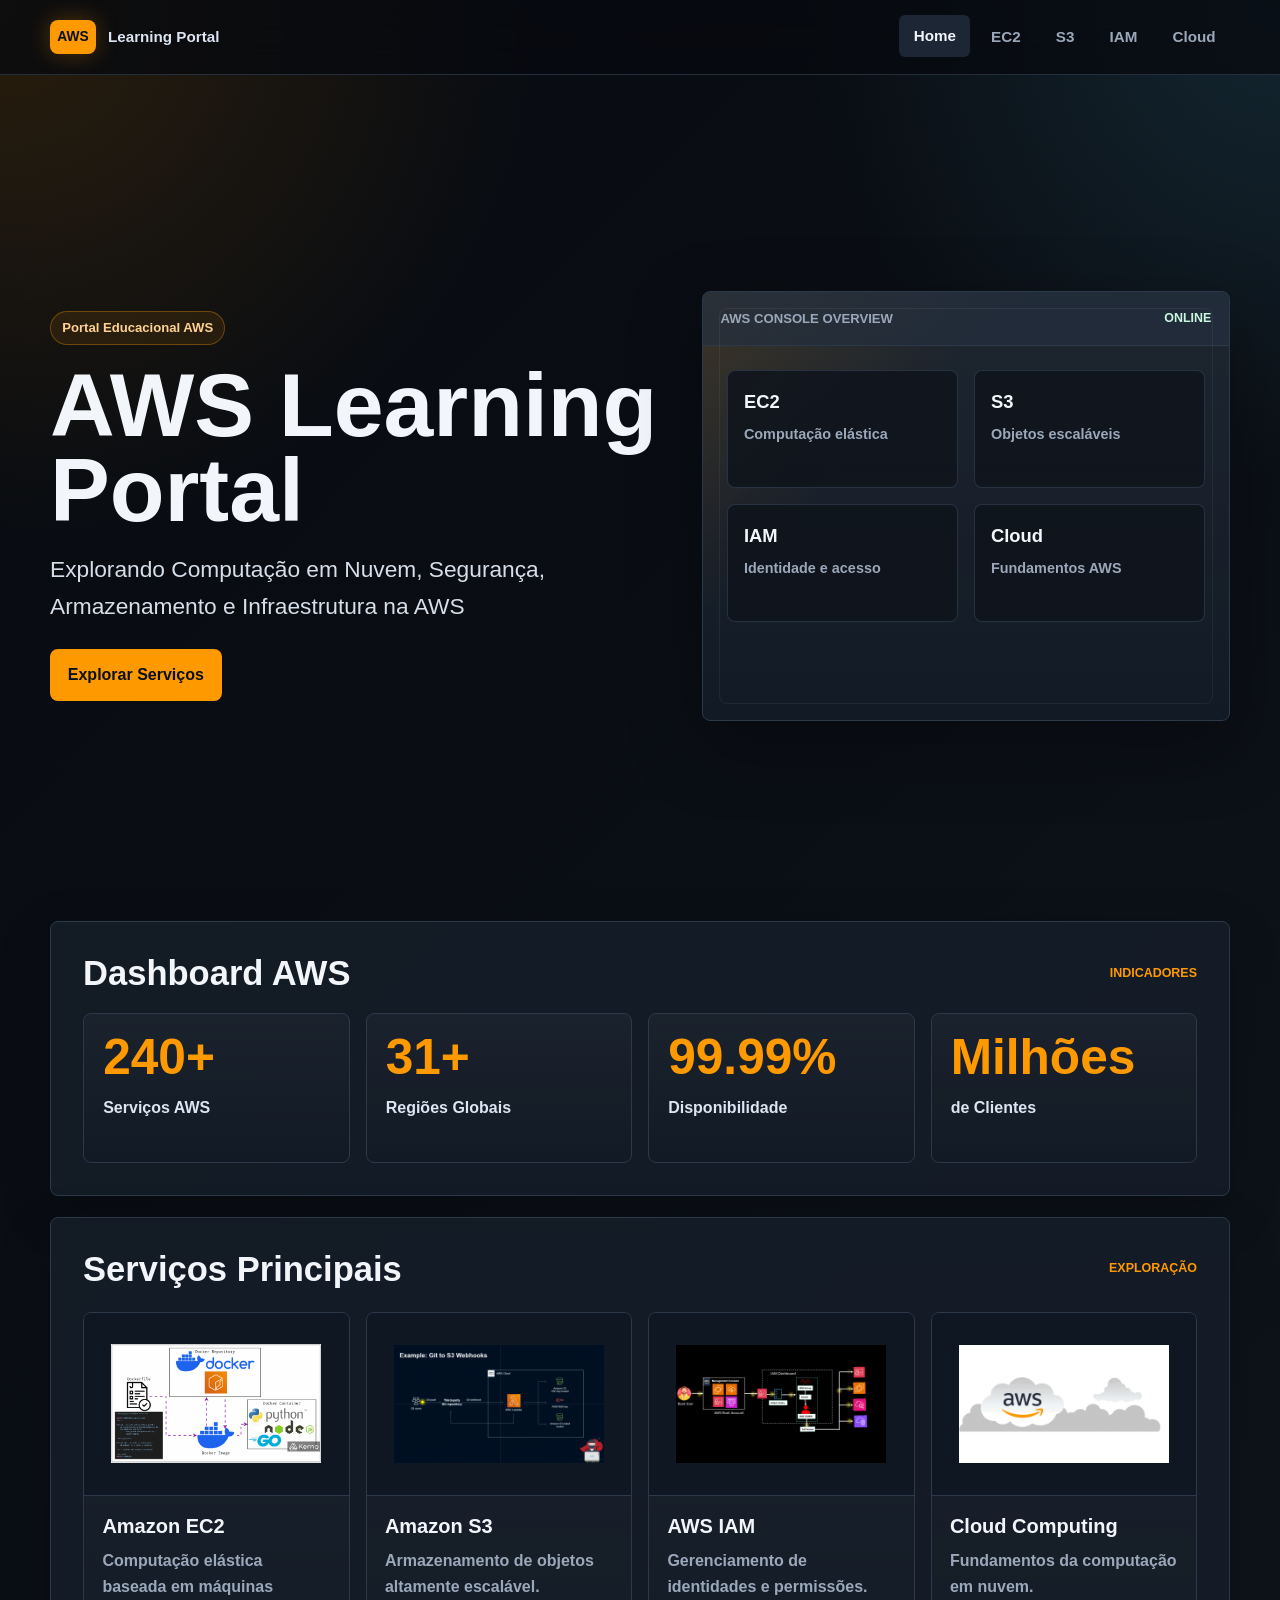
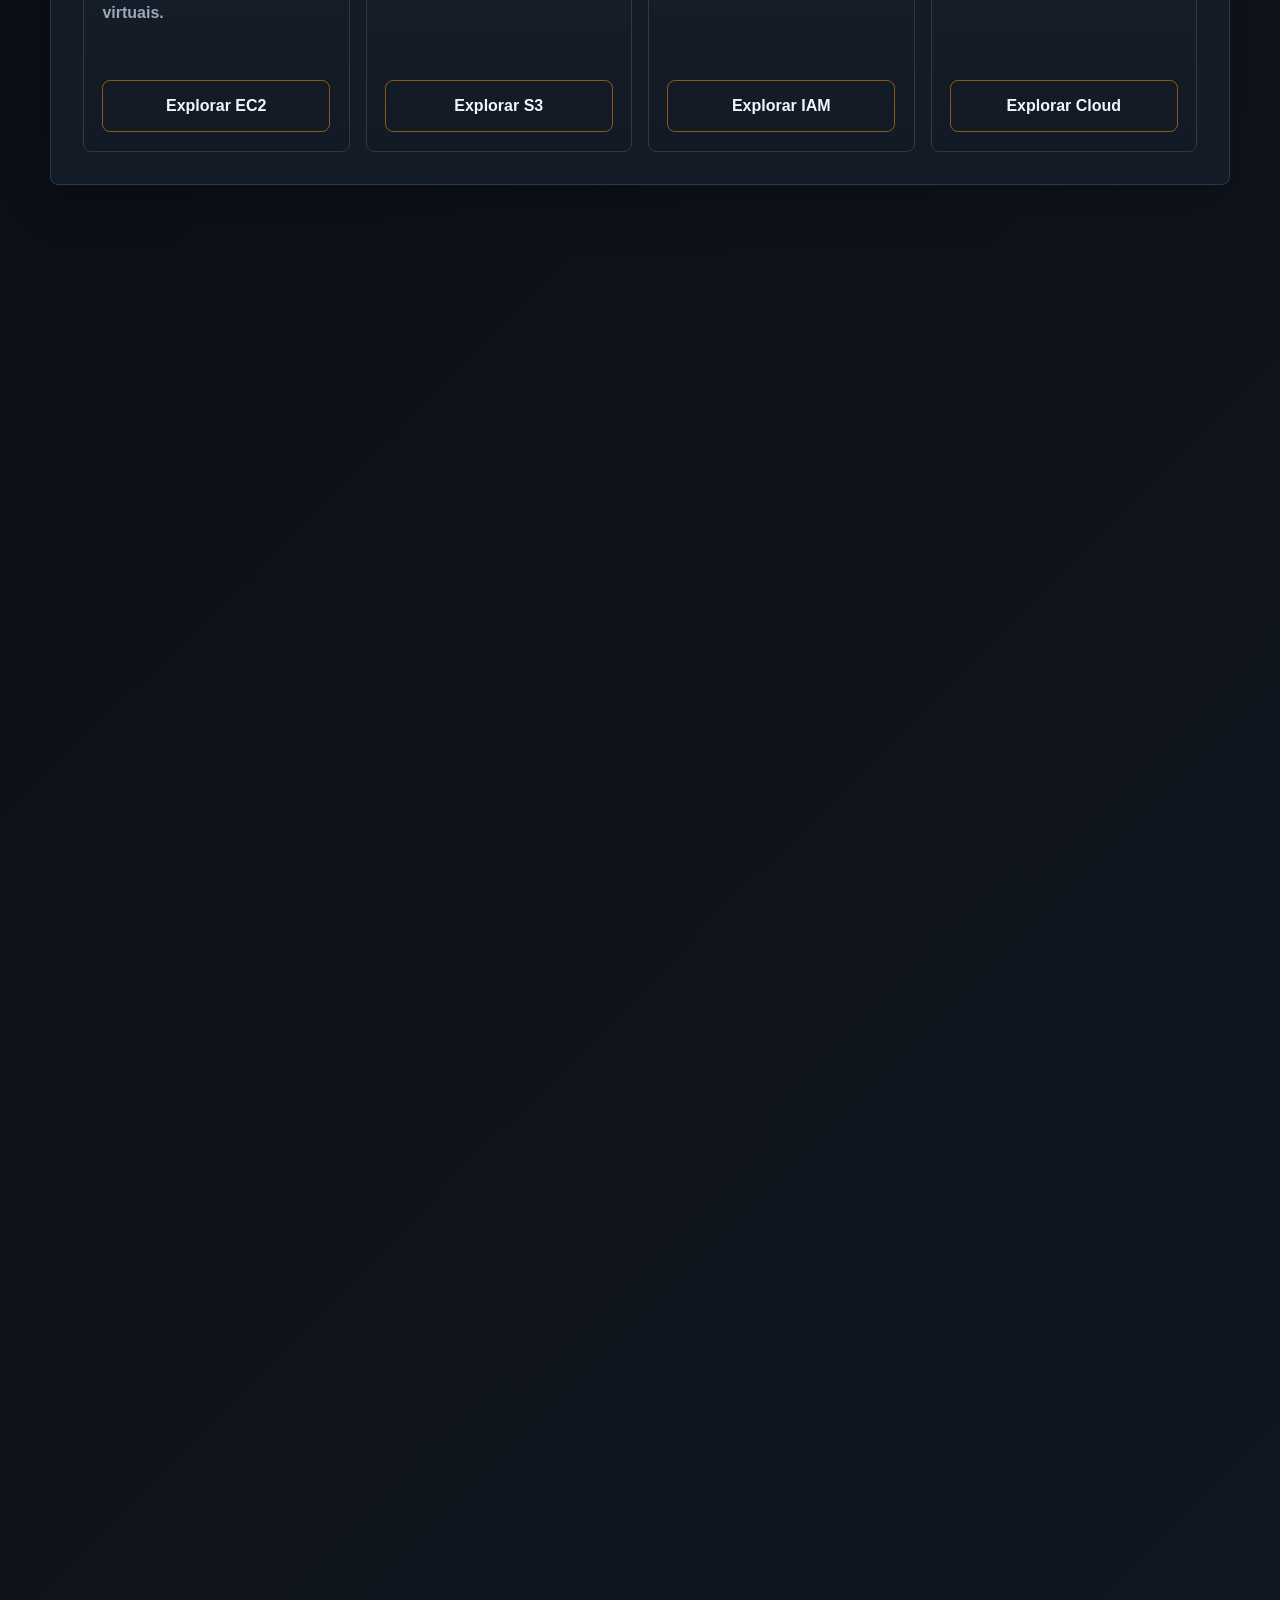
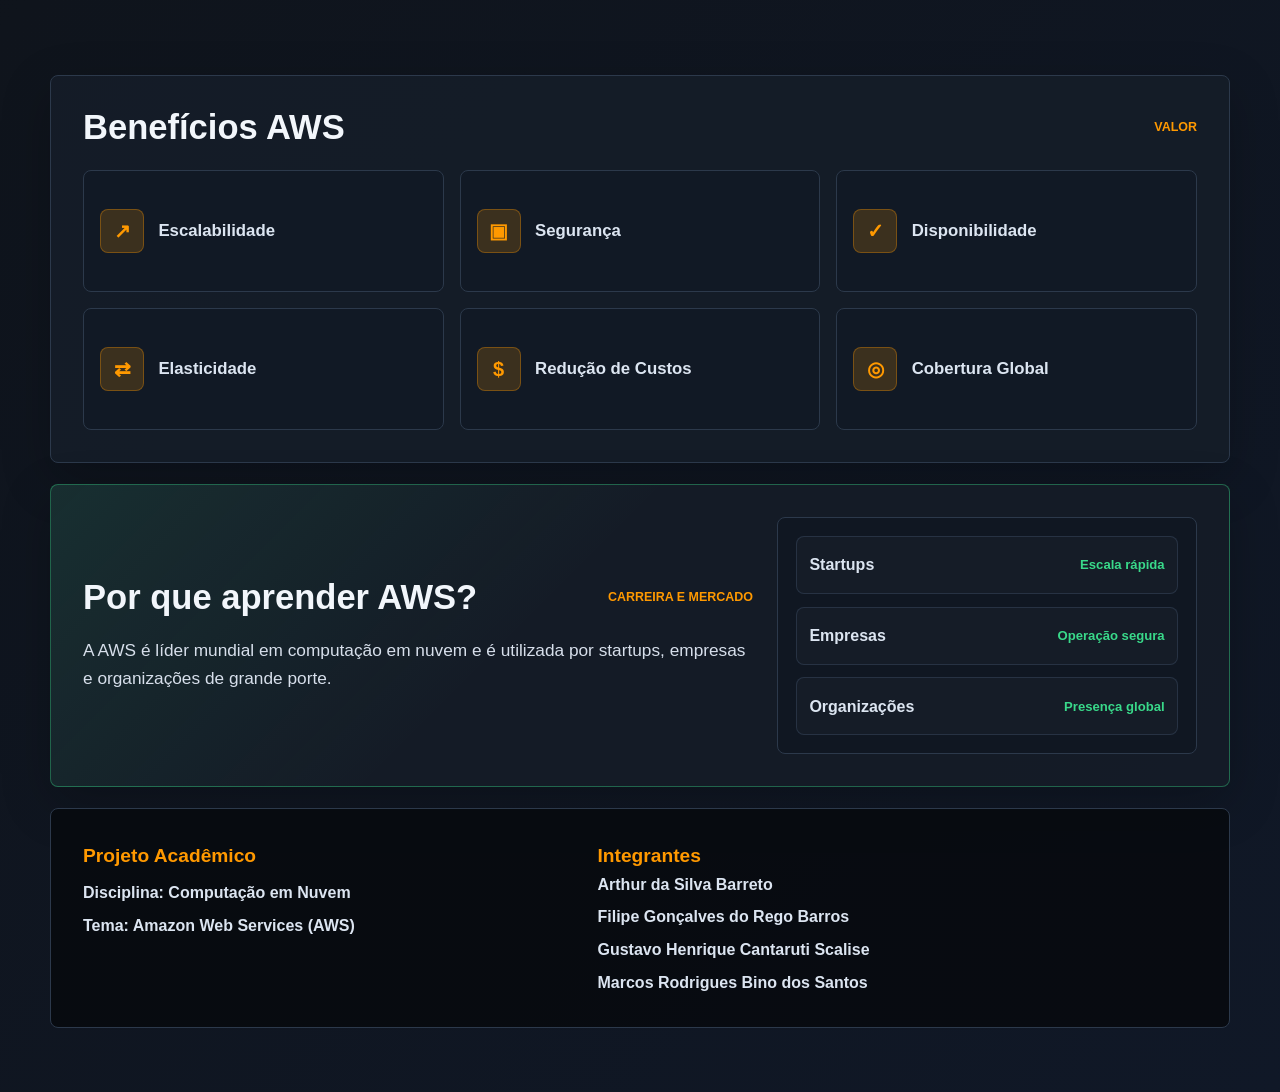
<file: index.html>
<!DOCTYPE html>
<html lang="pt-BR">
<head>
  <meta charset="UTF-8">
  <meta name="viewport" content="width=device-width, initial-scale=1.0">
  <title>AWS Learning Portal</title>
  <style>
    :root {
      --aws-orange: #ff9900;
      --aws-orange-soft: rgba(255, 153, 0, 0.18);
      --aws-blue: #232f3e;
      --bg: #0f141c;
      --bg-deep: #070a0f;
      --panel: #151d28;
      --panel-soft: #1d2634;
      --line: #2c394b;
      --text: #f2f6fb;
      --muted: #9aa8ba;
      --green: #39d98a;
      --cyan: #55d6ff;
      --shadow: 0 24px 70px rgba(0, 0, 0, 0.36);
    }

    * {
      box-sizing: border-box;
      margin: 0;
      padding: 0;
    }

    html {
      scroll-behavior: smooth;
    }

    body {
      min-height: 100vh;
      font-family: Arial, Helvetica, sans-serif;
      color: var(--text);
      background:
        radial-gradient(circle at top right, rgba(85, 214, 255, 0.12), transparent 30rem),
        radial-gradient(circle at top left, rgba(255, 153, 0, 0.14), transparent 34rem),
        linear-gradient(135deg, var(--bg-deep) 0%, var(--bg) 58%, #101827 100%);
      line-height: 1.6;
    }

    a {
      color: inherit;
    }

    .navbar {
      position: fixed;
      top: 0;
      left: 0;
      right: 0;
      z-index: 20;
      border-bottom: 1px solid rgba(44, 57, 75, 0.78);
      background: rgba(7, 10, 15, 0.76);
      backdrop-filter: blur(16px);
      transition: background 180ms ease, box-shadow 180ms ease, border-color 180ms ease;
    }

    .navbar.scrolled {
      border-color: rgba(255, 153, 0, 0.22);
      background: rgba(7, 10, 15, 0.94);
      box-shadow: 0 16px 40px rgba(0, 0, 0, 0.3);
    }

    .nav-inner {
      width: min(1180px, calc(100% - 2rem));
      min-height: 74px;
      display: flex;
      align-items: center;
      justify-content: space-between;
      gap: 1rem;
      margin: 0 auto;
    }

    .brand {
      display: inline-flex;
      align-items: center;
      gap: 0.75rem;
      color: var(--text);
      text-decoration: none;
      font-weight: 900;
    }

    .brand-mark {
      width: 46px;
      height: 34px;
      display: grid;
      place-items: center;
      border: 1px solid rgba(255, 153, 0, 0.38);
      border-radius: 8px;
      color: #081019;
      background: var(--aws-orange);
      font-size: 0.86rem;
      letter-spacing: 0;
      box-shadow: 0 0 22px rgba(255, 153, 0, 0.28);
    }

    .brand span:last-child {
      color: #dce5f1;
      font-size: 0.95rem;
    }

    .nav-links {
      display: flex;
      align-items: center;
      gap: 0.4rem;
    }

    .nav-links a {
      color: var(--muted);
      text-decoration: none;
      font-size: 0.95rem;
      font-weight: 800;
      padding: 0.55rem 0.9rem;
      border-radius: 6px;
      transition: color 180ms ease, background 180ms ease, transform 180ms ease;
    }

    .nav-links a:hover,
    .nav-links a.active {
      color: var(--text);
      background: var(--panel-soft);
      transform: translateY(-1px);
    }

    .page {
      width: min(1180px, calc(100% - 2rem));
      margin: 0 auto;
      padding: 7rem 0 4rem;
    }

    .hero {
      min-height: calc(100vh - 7rem);
      display: grid;
      align-items: center;
      padding: 2rem 0;
    }

    .hero-grid {
      display: grid;
      grid-template-columns: minmax(0, 1.08fr) minmax(320px, 0.92fr);
      align-items: center;
      gap: 2rem;
    }

    .eyebrow {
      display: inline-flex;
      align-items: center;
      gap: 0.55rem;
      margin-bottom: 1.1rem;
      padding: 0.35rem 0.7rem;
      border: 1px solid rgba(255, 153, 0, 0.34);
      border-radius: 999px;
      color: #ffd293;
      background: rgba(255, 153, 0, 0.09);
      font-size: 0.82rem;
      font-weight: 700;
      letter-spacing: 0;
    }

    h1 {
      max-width: 780px;
      font-size: clamp(3.1rem, 7vw, 6.2rem);
      line-height: 0.95;
      letter-spacing: 0;
    }

    .subtitle {
      max-width: 680px;
      margin-top: 1.15rem;
      color: #d6deea;
      font-size: clamp(1.08rem, 2vw, 1.42rem);
    }

    .primary-btn,
    .service-btn {
      display: inline-flex;
      align-items: center;
      justify-content: center;
      gap: 0.55rem;
      min-height: 44px;
      margin-top: 1.55rem;
      padding: 0.78rem 1.05rem;
      border: 1px solid rgba(255, 153, 0, 0.5);
      border-radius: 8px;
      color: #081019;
      background: var(--aws-orange);
      text-decoration: none;
      font-weight: 900;
      transition: transform 180ms ease, box-shadow 180ms ease, background 180ms ease;
      cursor: pointer;
    }

    .primary-btn:hover,
    .service-btn:hover {
      transform: translateY(-2px);
      background: #ffad33;
      box-shadow: 0 18px 34px rgba(255, 153, 0, 0.25);
    }

    .hero-visual {
      position: relative;
      min-height: 430px;
      overflow: hidden;
      border: 1px solid var(--line);
      border-radius: 8px;
      background:
        linear-gradient(135deg, rgba(255, 153, 0, 0.14), transparent 34%),
        linear-gradient(180deg, rgba(255, 255, 255, 0.05), transparent),
        #121a25;
      box-shadow: var(--shadow);
    }

    .hero-visual::before {
      content: "";
      position: absolute;
      inset: 1rem;
      border: 1px solid rgba(255, 255, 255, 0.06);
      border-radius: 8px;
    }

    .console-top {
      display: flex;
      align-items: center;
      justify-content: space-between;
      gap: 1rem;
      padding: 1rem 1.1rem;
      border-bottom: 1px solid var(--line);
      background: rgba(35, 47, 62, 0.72);
    }

    .console-title {
      color: var(--muted);
      font-size: 0.82rem;
      font-weight: 900;
      text-transform: uppercase;
      letter-spacing: 0;
    }

    .status-pill {
      color: #c8f7df;
      font-size: 0.78rem;
      font-weight: 900;
    }

    .cloud-diagram {
      position: relative;
      display: grid;
      grid-template-columns: repeat(2, minmax(0, 1fr));
      gap: 1rem;
      padding: 1.5rem;
    }

    .mini-card {
      min-height: 118px;
      padding: 1rem;
      border: 1px solid rgba(44, 57, 75, 0.82);
      border-radius: 8px;
      background: rgba(15, 20, 28, 0.84);
      transition: transform 180ms ease, border-color 180ms ease;
    }

    .mini-card:hover {
      transform: translateY(-4px);
      border-color: rgba(255, 153, 0, 0.5);
    }

    .mini-card strong {
      display: block;
      color: var(--text);
      font-size: 1.15rem;
    }

    .mini-card span {
      display: block;
      margin-top: 0.4rem;
      color: var(--muted);
      font-size: 0.9rem;
      font-weight: 700;
    }

    section {
      margin-top: 1.3rem;
      padding: 2rem;
      border: 1px solid var(--line);
      border-radius: 8px;
      background: rgba(21, 29, 40, 0.88);
      box-shadow: 0 16px 50px rgba(0, 0, 0, 0.22);
      scroll-margin-top: 96px;
    }

    .section-header {
      display: flex;
      align-items: center;
      justify-content: space-between;
      gap: 1rem;
      margin-bottom: 1.2rem;
    }

    h2 {
      font-size: clamp(1.45rem, 2.7vw, 2.2rem);
      line-height: 1.15;
      letter-spacing: 0;
    }

    .tag {
      flex: 0 0 auto;
      color: var(--aws-orange);
      font-size: 0.78rem;
      font-weight: 800;
      text-transform: uppercase;
      letter-spacing: 0;
    }

    .stats-grid {
      display: grid;
      grid-template-columns: repeat(4, minmax(0, 1fr));
      gap: 1rem;
    }

    .stat-card {
      min-height: 150px;
      padding: 1.2rem;
      border: 1px solid var(--line);
      border-radius: 8px;
      background:
        linear-gradient(180deg, rgba(255, 255, 255, 0.035), transparent),
        #121a25;
      transition: transform 180ms ease, border-color 180ms ease, background 180ms ease;
    }

    .stat-card:hover,
    .service-card:hover,
    .benefit-card:hover {
      transform: translateY(-6px);
      border-color: rgba(255, 153, 0, 0.56);
      background: #172232;
    }

    .stat-value {
      display: block;
      color: var(--aws-orange);
      font-size: clamp(2.2rem, 4vw, 3.1rem);
      line-height: 1;
      font-weight: 900;
      letter-spacing: 0;
    }

    .stat-card p {
      margin-top: 0.75rem;
      color: #dce5f1;
      font-weight: 800;
    }

    .services-grid {
      display: grid;
      grid-template-columns: repeat(4, minmax(0, 1fr));
      gap: 1rem;
      margin-top: 1.4rem;
    }

    .service-card {
      display: flex;
      flex-direction: column;
      min-height: 440px;
      overflow: hidden;
      border: 1px solid var(--line);
      border-radius: 8px;
      background:
        linear-gradient(180deg, rgba(255, 255, 255, 0.035), transparent),
        #121a25;
      transition: transform 180ms ease, border-color 180ms ease, background 180ms ease;
    }

    .service-media {
      min-height: 180px;
      display: grid;
      place-items: center;
      padding: 1rem;
      border-bottom: 1px solid var(--line);
      background: #0f1722;
    }

    .service-media img {
      width: min(100%, 210px);
      height: 150px;
      object-fit: contain;
      border-radius: 6px;
    }

    .service-body {
      display: flex;
      flex: 1;
      flex-direction: column;
      padding: 1.15rem;
    }

    .service-body h3 {
      font-size: 1.25rem;
      line-height: 1.2;
      letter-spacing: 0;
    }

    .service-body p {
      margin-top: 0.65rem;
      color: var(--muted);
      font-weight: 700;
    }

    .service-btn {
      width: 100%;
      margin-top: auto;
      color: var(--text);
      background: transparent;
    }

    .service-btn:hover {
      color: #081019;
      background: var(--aws-orange);
    }

    .flow {
      display: grid;
      grid-template-columns: minmax(0, 500px);
      justify-content: center;
      align-items: center;
      gap: 0.55rem;
      margin-top: 1.5rem;
    }

    .flow-step {
      min-height: 96px;
      display: grid;
      place-items: center;
      padding: 1rem;
      border: 1px solid var(--line);
      border-radius: 8px;
      background:
        linear-gradient(180deg, rgba(85, 214, 255, 0.1), transparent),
        #111925;
      text-align: center;
      font-size: 1.05rem;
      font-weight: 900;
      transition: transform 180ms ease, border-color 180ms ease;
    }

    .flow-step:hover {
      transform: translateY(-3px);
      border-color: rgba(255, 153, 0, 0.56);
    }

    .flow-arrow {
      color: var(--aws-orange);
      font-size: 1.7rem;
      text-align: center;
    }

    table {
      width: 100%;
      margin-top: 1.4rem;
      overflow: hidden;
      border-collapse: collapse;
      border: 1px solid var(--line);
      border-radius: 8px;
      background: #101722;
    }

    th,
    td {
      padding: 1rem;
      border-bottom: 1px solid var(--line);
      text-align: left;
    }

    th {
      color: var(--aws-orange);
      background: #151d29;
      font-size: 0.8rem;
      text-transform: uppercase;
      letter-spacing: 0;
    }

    td {
      color: #dce5f1;
      font-weight: 800;
    }

    tr:last-child td {
      border-bottom: none;
    }

    .benefits-grid {
      display: grid;
      grid-template-columns: repeat(3, minmax(0, 1fr));
      gap: 1rem;
      margin-top: 1.4rem;
    }

    .benefit-card {
      min-height: 122px;
      display: flex;
      align-items: center;
      gap: 0.9rem;
      padding: 1rem;
      border: 1px solid var(--line);
      border-radius: 8px;
      background: #111925;
      transition: transform 180ms ease, border-color 180ms ease, background 180ms ease;
    }

    .benefit-icon {
      width: 44px;
      height: 44px;
      display: grid;
      place-items: center;
      flex: 0 0 auto;
      border: 1px solid rgba(255, 153, 0, 0.32);
      border-radius: 8px;
      color: var(--aws-orange);
      background: var(--aws-orange-soft);
      font-size: 1.25rem;
      font-weight: 900;
    }

    .benefit-card h3 {
      color: #dce5f1;
      font-size: 1.05rem;
      line-height: 1.2;
      letter-spacing: 0;
    }

    .highlight {
      display: grid;
      grid-template-columns: minmax(0, 1fr) minmax(280px, 420px);
      align-items: center;
      gap: 1.5rem;
      border-color: rgba(57, 217, 138, 0.38);
      background:
        linear-gradient(135deg, rgba(57, 217, 138, 0.1), transparent 42%),
        rgba(21, 29, 40, 0.92);
    }

    .highlight p {
      max-width: 720px;
      margin-top: 0.8rem;
      color: #d7dfeb;
      font-size: 1.08rem;
    }

    .corp-visual {
      display: grid;
      gap: 0.8rem;
      padding: 1.1rem;
      border: 1px solid var(--line);
      border-radius: 8px;
      background: #101722;
    }

    .corp-row {
      display: flex;
      align-items: center;
      justify-content: space-between;
      gap: 1rem;
      min-height: 58px;
      padding: 0.8rem;
      border: 1px solid rgba(44, 57, 75, 0.8);
      border-radius: 8px;
      color: #dce5f1;
      font-weight: 800;
      background: rgba(255, 255, 255, 0.025);
    }

    .corp-row span:last-child {
      color: var(--green);
      font-size: 0.82rem;
    }

    footer {
      margin-top: 1.3rem;
      padding: 2rem;
      border: 1px solid var(--line);
      border-radius: 8px;
      background: rgba(7, 10, 15, 0.9);
    }

    .footer-grid {
      display: grid;
      grid-template-columns: minmax(0, 0.9fr) minmax(0, 1.1fr);
      gap: 1.5rem;
    }

    .footer-title {
      color: var(--aws-orange);
      font-size: 1.2rem;
      font-weight: 900;
    }

    .footer-text {
      margin-top: 0.5rem;
      color: #dce5f1;
      font-weight: 800;
    }

    .members {
      display: grid;
      gap: 0.45rem;
      list-style: none;
    }

    .members li {
      color: #dce5f1;
      font-weight: 700;
    }

    .fade-in {
      opacity: 0;
      transform: translateY(18px);
      transition: opacity 650ms ease, transform 650ms ease;
    }

    .fade-in.visible {
      opacity: 1;
      transform: translateY(0);
    }

    @media (max-width: 1020px) {
      .hero-grid,
      .highlight {
        grid-template-columns: 1fr;
      }

      .services-grid,
      .stats-grid {
        grid-template-columns: repeat(2, minmax(0, 1fr));
      }
    }

    @media (max-width: 760px) {
      .nav-inner {
        min-height: auto;
        align-items: flex-start;
        flex-direction: column;
        padding: 0.8rem 0;
      }

      .nav-links {
        width: 100%;
        overflow-x: auto;
        padding-bottom: 0.1rem;
      }

      .page {
        padding-top: 8.8rem;
      }

      .hero {
        min-height: auto;
      }

      section,
      footer {
        padding: 1rem;
      }

      .benefits-grid,
      .footer-grid {
        grid-template-columns: 1fr;
      }
    }

    @media (max-width: 560px) {
      .page {
        width: min(100% - 1rem, 1180px);
      }

      .services-grid,
      .stats-grid {
        grid-template-columns: 1fr;
      }

      .hero-visual {
        min-height: auto;
      }

      .cloud-diagram {
        grid-template-columns: 1fr;
      }

      .service-card,
      .stat-card {
        min-height: auto;
      }

      th,
      td {
        padding: 0.85rem;
      }
    }
  </style>
</head>
<body>
  <nav class="navbar" aria-label="Navegação principal">
    <div class="nav-inner">
      <a class="brand" href="index.html" aria-label="AWS Learning Portal">
        <span class="brand-mark">AWS</span>
        <span>Learning Portal</span>
      </a>
      <div class="nav-links">
        <a class="active" href="index.html">Home</a>
        <a href="ec2.html">EC2</a>
        <a href="s3.html">S3</a>
        <a href="iam.html">IAM</a>
        <a href="cloud.html">Cloud</a>
      </div>
    </div>
  </nav>

  <main class="page">
    <header class="hero">
      <div class="hero-grid fade-in">
        <div>
          <p class="eyebrow">Portal Educacional AWS</p>
          <h1>AWS Learning Portal</h1>
          <p class="subtitle">
            Explorando Computação em Nuvem, Segurança, Armazenamento e Infraestrutura na AWS
          </p>
          <a class="primary-btn" href="#servicos">Explorar Serviços</a>
        </div>

        <div class="hero-visual" aria-label="Painel visual inspirado no AWS Console">
          <div class="console-top">
            <span class="console-title">AWS Console Overview</span>
            <span class="status-pill">ONLINE</span>
          </div>
          <div class="cloud-diagram">
            <div class="mini-card">
              <strong>EC2</strong>
              <span>Computação elástica</span>
            </div>
            <div class="mini-card">
              <strong>S3</strong>
              <span>Objetos escaláveis</span>
            </div>
            <div class="mini-card">
              <strong>IAM</strong>
              <span>Identidade e acesso</span>
            </div>
            <div class="mini-card">
              <strong>Cloud</strong>
              <span>Fundamentos AWS</span>
            </div>
          </div>
        </div>
      </div>
    </header>

    <section class="fade-in" aria-labelledby="dashboard">
      <div class="section-header">
        <h2 id="dashboard">Dashboard AWS</h2>
        <span class="tag">Indicadores</span>
      </div>
      <div class="stats-grid">
        <article class="stat-card advanced-card">
          <strong class="stat-value" data-count="240" data-suffix="+">0</strong>
          <p>Serviços AWS</p>
        </article>
        <article class="stat-card advanced-card">
          <strong class="stat-value" data-count="31" data-suffix="+">0</strong>
          <p>Regiões Globais</p>
        </article>
        <article class="stat-card advanced-card">
          <strong class="stat-value" data-count="99.99" data-suffix="%">0</strong>
          <p>Disponibilidade</p>
        </article>
        <article class="stat-card advanced-card">
          <strong class="stat-value" data-text="Milhões">0</strong>
          <p>de Clientes</p>
        </article>
      </div>
    </section>

    <section id="servicos" class="fade-in" aria-labelledby="servicos-title">
      <div class="section-header">
        <h2 id="servicos-title">Serviços Principais</h2>
        <span class="tag">Exploração</span>
      </div>
      <div class="services-grid">
        <article class="service-card advanced-card">
          <div class="service-media">
            <img src="ec_aws_gif.gif" alt="GIF do serviço Amazon EC2">
          </div>
          <div class="service-body">
            <h3>Amazon EC2</h3>
            <p>Computação elástica baseada em máquinas virtuais.</p>
            <a class="service-btn" href="ec2.html">Explorar EC2</a>
          </div>
        </article>

        <article class="service-card advanced-card">
          <div class="service-media">
            <img src="aws_s3_gif.gif" alt="GIF do serviço Amazon S3">
          </div>
          <div class="service-body">
            <h3>Amazon S3</h3>
            <p>Armazenamento de objetos altamente escalável.</p>
            <a class="service-btn" href="s3.html">Explorar S3</a>
          </div>
        </article>

        <article class="service-card advanced-card">
          <div class="service-media">
            <img src="aws_iam_gif.gif" alt="GIF do serviço AWS IAM">
          </div>
          <div class="service-body">
            <h3>AWS IAM</h3>
            <p>Gerenciamento de identidades e permissões.</p>
            <a class="service-btn" href="iam.html">Explorar IAM</a>
          </div>
        </article>

        <article class="service-card advanced-card">
          <div class="service-media">
            <img src="aws_cloud_gif.gif" alt="GIF sobre Cloud Computing">
          </div>
          <div class="service-body">
            <h3>Cloud Computing</h3>
            <p>Fundamentos da computação em nuvem.</p>
            <a class="service-btn" href="cloud.html">Explorar Cloud</a>
          </div>
        </article>
      </div>
    </section>

    <section class="fade-in" aria-labelledby="arquitetura">
      <div class="section-header">
        <h2 id="arquitetura">Como os Serviços Trabalham Juntos</h2>
        <span class="tag">Arquitetura visual</span>
      </div>
      <div class="flow" aria-label="Fluxograma de integração entre serviços AWS">
        <div class="flow-step">Usuário</div>
        <div class="flow-arrow">↓</div>
        <div class="flow-step">Internet</div>
        <div class="flow-arrow">↓</div>
        <div class="flow-step">EC2</div>
        <div class="flow-arrow">↓</div>
        <div class="flow-step">IAM</div>
        <div class="flow-arrow">↓</div>
        <div class="flow-step">S3</div>
        <div class="flow-arrow">↓</div>
        <div class="flow-step">Aplicação AWS</div>
      </div>
    </section>

    <section class="fade-in" aria-labelledby="comparacao">
      <div class="section-header">
        <h2 id="comparacao">Comparação de Serviços</h2>
        <span class="tag">Resumo</span>
      </div>
      <table aria-label="Comparação dos serviços apresentados">
        <thead>
          <tr>
            <th>Serviço</th>
            <th>Categoria</th>
          </tr>
        </thead>
        <tbody>
          <tr>
            <td>EC2</td>
            <td>Computação</td>
          </tr>
          <tr>
            <td>S3</td>
            <td>Armazenamento</td>
          </tr>
          <tr>
            <td>IAM</td>
            <td>Segurança</td>
          </tr>
          <tr>
            <td>Cloud</td>
            <td>Conceitos Fundamentais</td>
          </tr>
        </tbody>
      </table>
    </section>

    <section class="fade-in" aria-labelledby="beneficios">
      <div class="section-header">
        <h2 id="beneficios">Benefícios AWS</h2>
        <span class="tag">Valor</span>
      </div>
      <div class="benefits-grid">
        <article class="benefit-card advanced-card">
          <div class="benefit-icon">↗</div>
          <h3>Escalabilidade</h3>
        </article>
        <article class="benefit-card advanced-card">
          <div class="benefit-icon">▣</div>
          <h3>Segurança</h3>
        </article>
        <article class="benefit-card advanced-card">
          <div class="benefit-icon">✓</div>
          <h3>Disponibilidade</h3>
        </article>
        <article class="benefit-card advanced-card">
          <div class="benefit-icon">⇄</div>
          <h3>Elasticidade</h3>
        </article>
        <article class="benefit-card advanced-card">
          <div class="benefit-icon">$</div>
          <h3>Redução de Custos</h3>
        </article>
        <article class="benefit-card advanced-card">
          <div class="benefit-icon">◎</div>
          <h3>Cobertura Global</h3>
        </article>
      </div>
    </section>

    <section class="highlight fade-in" aria-labelledby="aprender">
      <div>
        <div class="section-header">
          <h2 id="aprender">Por que aprender AWS?</h2>
          <span class="tag">Carreira e mercado</span>
        </div>
        <p>
          A AWS é líder mundial em computação em nuvem e é utilizada por startups,
          empresas e organizações de grande porte.
        </p>
      </div>
      <div class="corp-visual" aria-label="Visual corporativo sobre adoção da AWS">
        <div class="corp-row">
          <span>Startups</span>
          <span>Escala rápida</span>
        </div>
        <div class="corp-row">
          <span>Empresas</span>
          <span>Operação segura</span>
        </div>
        <div class="corp-row">
          <span>Organizações</span>
          <span>Presença global</span>
        </div>
      </div>
    </section>

    <footer class="fade-in">
      <div class="footer-grid">
        <div>
          <div class="footer-title">Projeto Acadêmico</div>
          <p class="footer-text">Disciplina: Computação em Nuvem</p>
          <p class="footer-text">Tema: Amazon Web Services (AWS)</p>
        </div>
        <div>
          <div class="footer-title">Integrantes</div>
          <ul class="members">
            <li>Arthur da Silva Barreto</li>
            <li>Filipe Gonçalves do Rego Barros</li>
            <li>Gustavo Henrique Cantaruti Scalise</li>
            <li>Marcos Rodrigues Bino dos Santos</li>
          </ul>
        </div>
      </div>
    </footer>
  </main>

  <script>
    const navbar = document.querySelector(".navbar");
    const fadeItems = document.querySelectorAll(".fade-in");
    const counters = document.querySelectorAll(".stat-value");
    let countersStarted = false;

    function updateNavbar() {
      navbar.classList.toggle("scrolled", window.scrollY > 24);
    }

    function animateCounter(counter) {
      const text = counter.dataset.text;

      if (text) {
        setTimeout(() => {
          counter.textContent = text;
        }, 240);
        return;
      }

      const target = Number(counter.dataset.count);
      const suffix = counter.dataset.suffix || "";
      const decimals = String(target).includes(".") ? 2 : 0;
      const duration = 1300;
      const start = performance.now();

      function tick(now) {
        const progress = Math.min((now - start) / duration, 1);
        const eased = 1 - Math.pow(1 - progress, 3);
        const value = target * eased;
        counter.textContent = value.toFixed(decimals) + suffix;

        if (progress < 1) {
          requestAnimationFrame(tick);
        } else {
          counter.textContent = target.toFixed(decimals) + suffix;
        }
      }

      requestAnimationFrame(tick);
    }

    function startCounters() {
      if (countersStarted) {
        return;
      }

      countersStarted = true;
      counters.forEach(animateCounter);
    }

    const observer = new IntersectionObserver((entries) => {
      entries.forEach((entry) => {
        if (entry.isIntersecting) {
          entry.target.classList.add("visible");
        }
      });
    }, { threshold: 0.16 });

    fadeItems.forEach((item) => observer.observe(item));

    const statsObserver = new IntersectionObserver((entries) => {
      const isVisible = entries.some((entry) => entry.isIntersecting);

      if (isVisible) {
        startCounters();
      }
    }, { threshold: 0.35 });

    const dashboard = document.querySelector("#dashboard");
    if (dashboard) {
      statsObserver.observe(dashboard);
    }

    document.querySelectorAll('a[href^="#"]').forEach((link) => {
      link.addEventListener("click", (event) => {
        const target = document.querySelector(link.getAttribute("href"));

        if (target) {
          event.preventDefault();
          target.scrollIntoView({ behavior: "smooth", block: "start" });
        }
      });
    });

    document.querySelectorAll(".advanced-card").forEach((card) => {
      card.addEventListener("mousemove", (event) => {
        const rect = card.getBoundingClientRect();
        const x = ((event.clientX - rect.left) / rect.width - 0.5) * 8;
        const y = ((event.clientY - rect.top) / rect.height - 0.5) * -8;
        card.style.transform = `translateY(-6px) rotateX(${y}deg) rotateY(${x}deg)`;
      });

      card.addEventListener("mouseleave", () => {
        card.style.transform = "";
      });
    });

    updateNavbar();
    window.addEventListener("load", () => {
      setTimeout(startCounters, 250);
    });
    window.addEventListener("scroll", updateNavbar, { passive: true });
  </script>
</body>
</html>
</file>
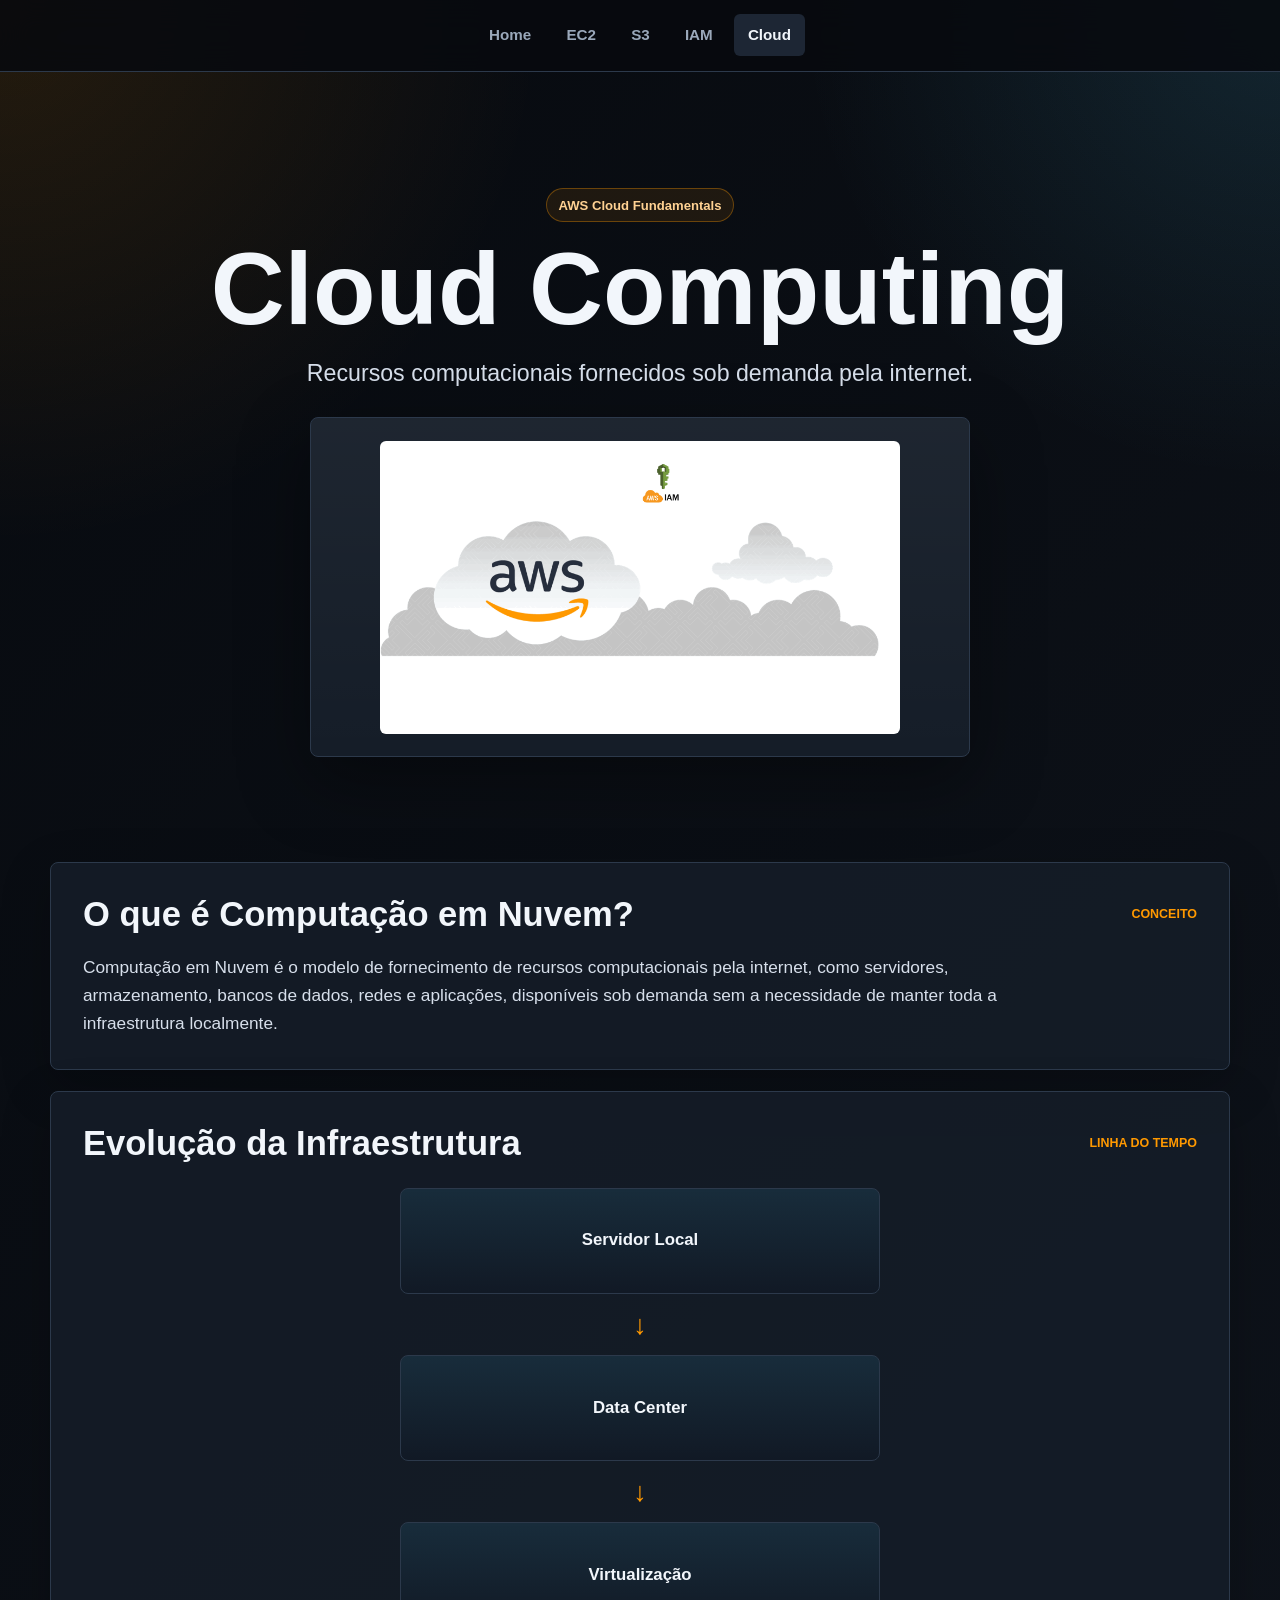
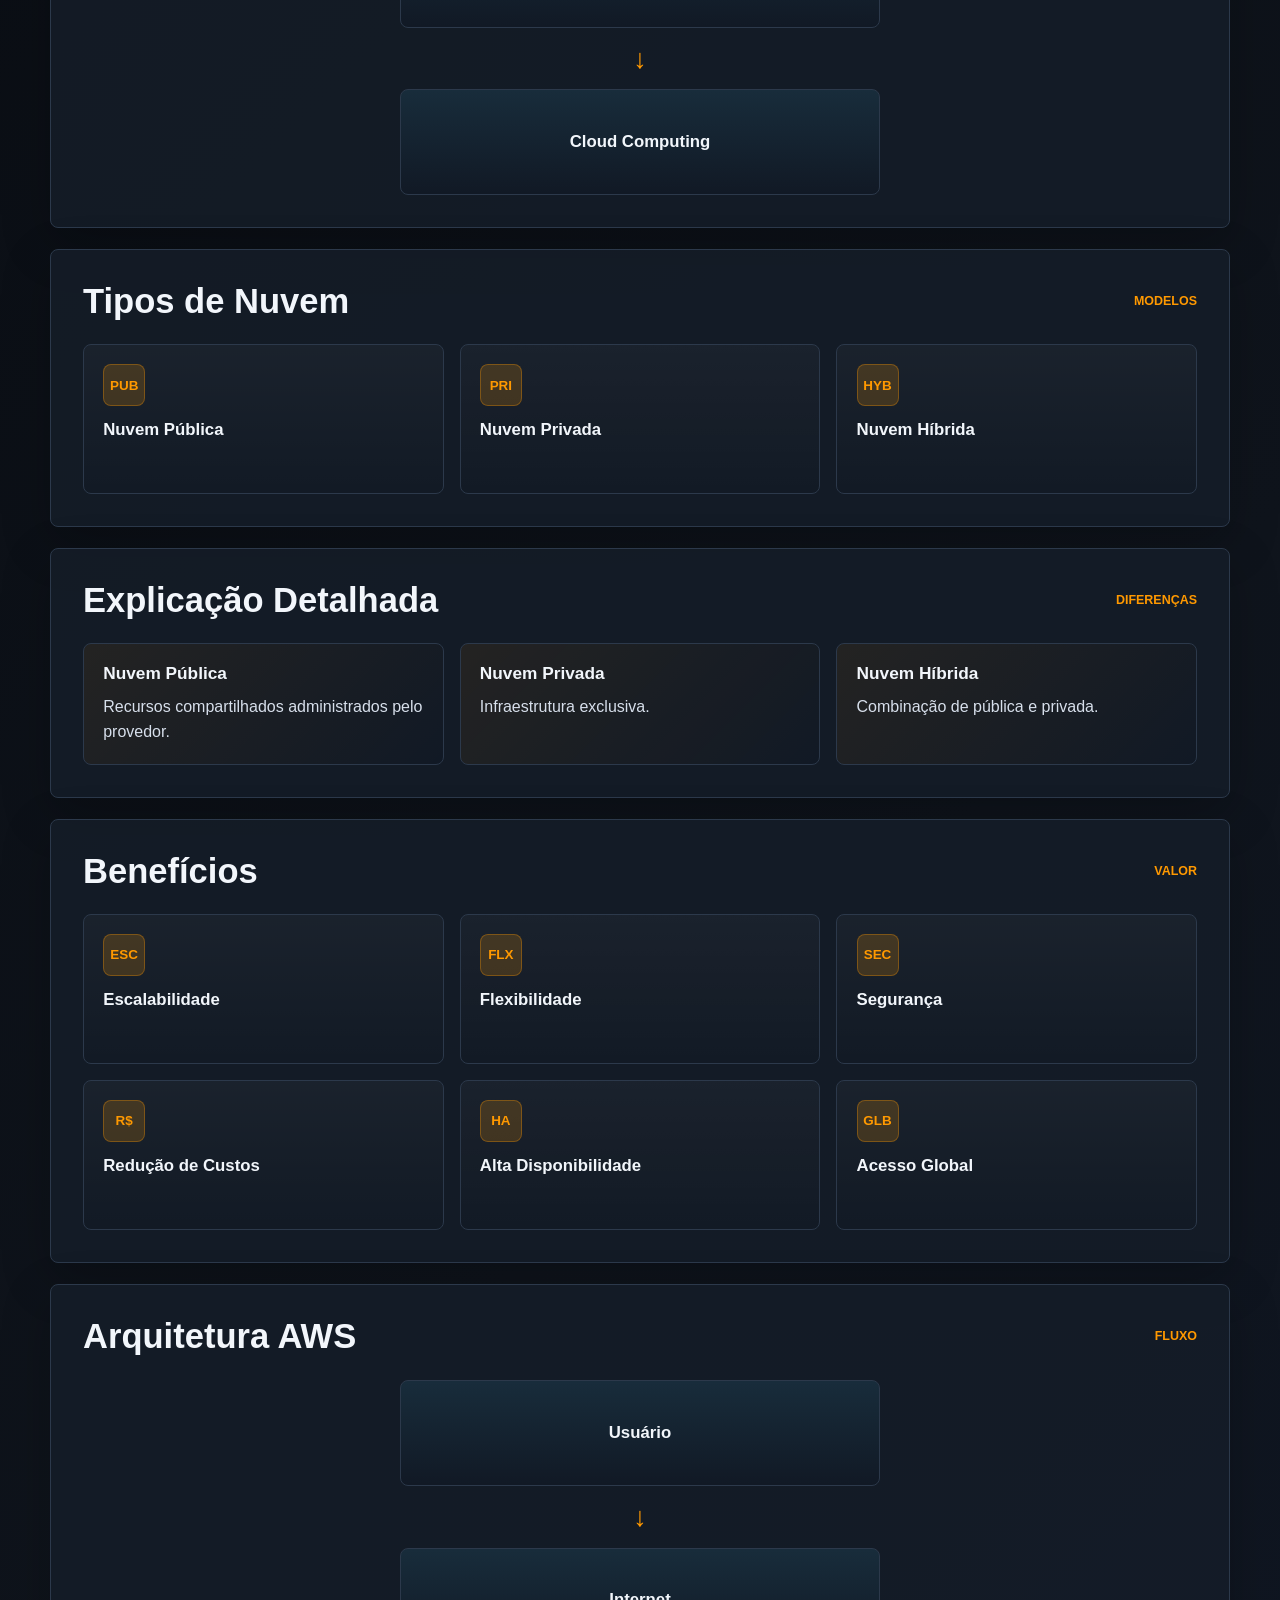
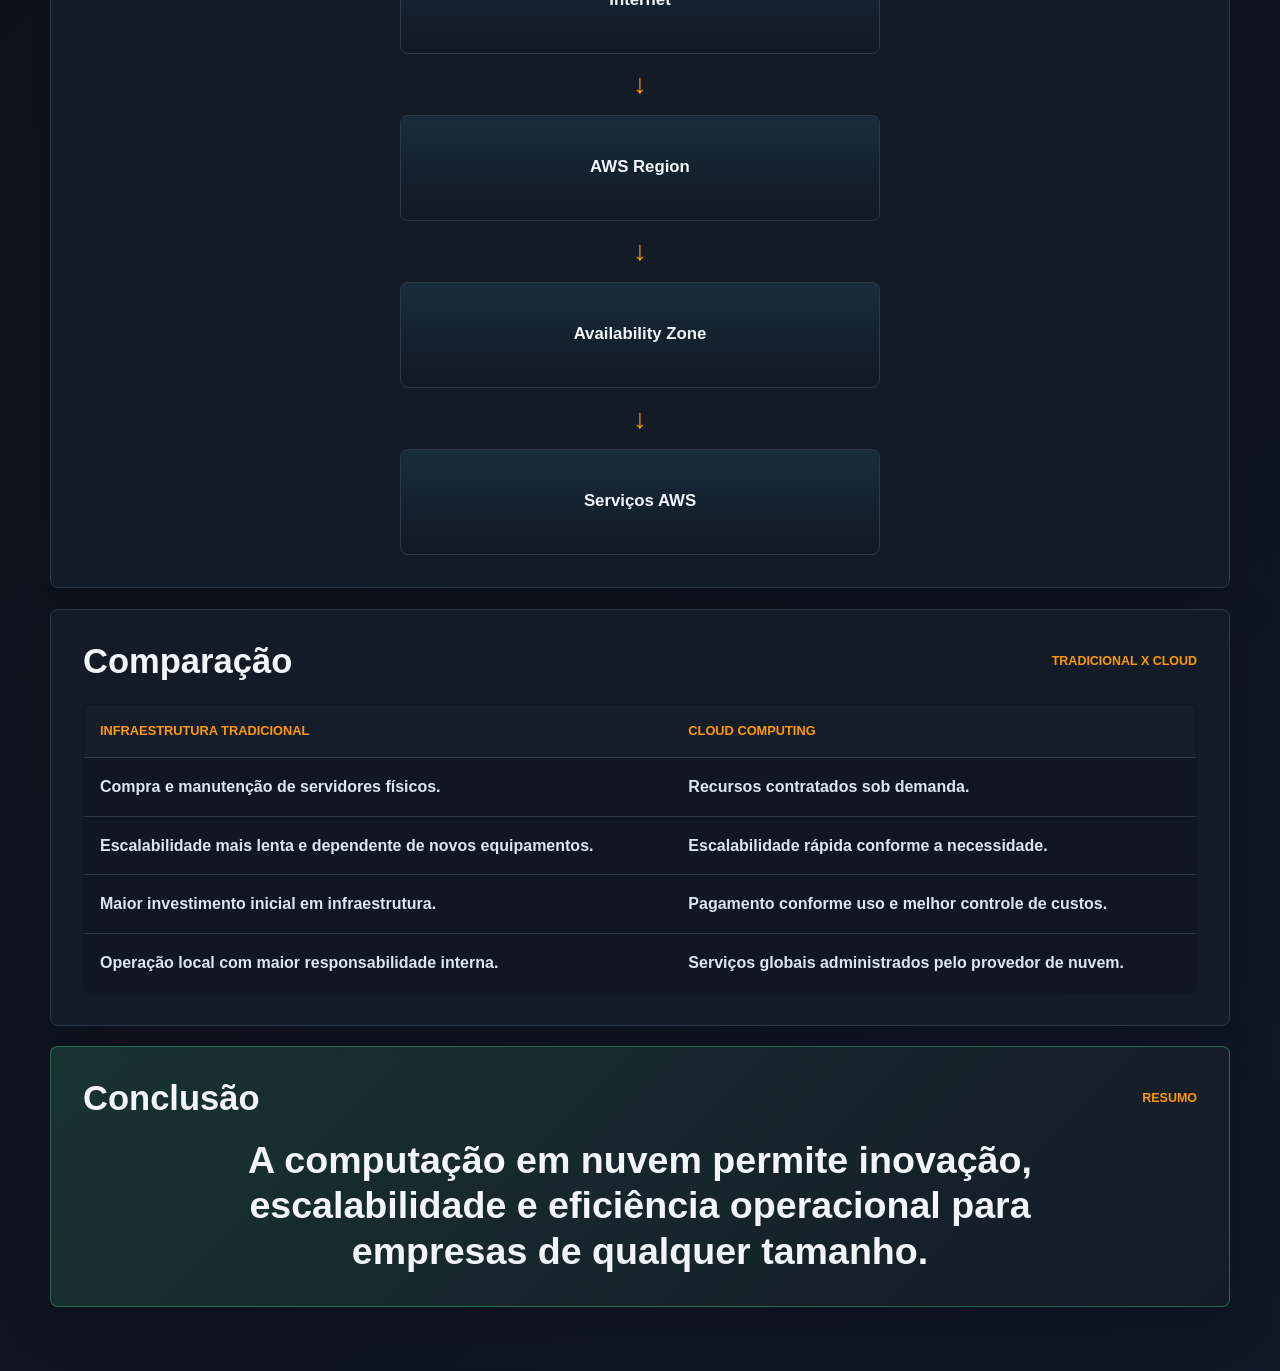
<file: cloud.html>
<!DOCTYPE html>
<html lang="pt-BR">
<head>
  <meta charset="UTF-8">
  <meta name="viewport" content="width=device-width, initial-scale=1.0">
  <title>Cloud Computing</title>
  <style>
    :root {
      --aws-orange: #ff9900;
      --aws-orange-soft: rgba(255, 153, 0, 0.18);
      --bg: #0f141c;
      --bg-deep: #070a0f;
      --panel: #151d28;
      --panel-soft: #1d2634;
      --line: #2c394b;
      --text: #f2f6fb;
      --muted: #9aa8ba;
      --green: #39d98a;
      --cyan: #55d6ff;
      --shadow: 0 24px 70px rgba(0, 0, 0, 0.36);
    }

    * {
      box-sizing: border-box;
      margin: 0;
      padding: 0;
    }

    body {
      min-height: 100vh;
      font-family: Arial, Helvetica, sans-serif;
      color: var(--text);
      background:
        radial-gradient(circle at top right, rgba(85, 214, 255, 0.12), transparent 30rem),
        radial-gradient(circle at top left, rgba(255, 153, 0, 0.12), transparent 34rem),
        linear-gradient(135deg, var(--bg-deep) 0%, var(--bg) 58%, #101827 100%);
      line-height: 1.6;
    }

    nav {
      position: sticky;
      top: 0;
      z-index: 10;
      display: flex;
      justify-content: center;
      gap: 0.4rem;
      padding: 0.9rem 1rem;
      background: rgba(7, 10, 15, 0.86);
      border-bottom: 1px solid var(--line);
      backdrop-filter: blur(16px);
    }

    nav a {
      color: var(--muted);
      text-decoration: none;
      font-size: 0.95rem;
      font-weight: 700;
      padding: 0.55rem 0.9rem;
      border-radius: 6px;
      transition: color 180ms ease, background 180ms ease;
    }

    nav a:hover,
    nav a.active {
      color: var(--text);
      background: var(--panel-soft);
    }

    .page {
      width: min(1180px, calc(100% - 2rem));
      margin: 0 auto;
      padding: 2rem 0 4rem;
    }

    .hero {
      min-height: 82vh;
      display: grid;
      place-items: center;
      padding: 2rem 0;
      text-align: center;
    }

    .hero-content {
      display: grid;
      justify-items: center;
      gap: 1.6rem;
      animation: rise 700ms ease both;
    }

    .eyebrow {
      display: inline-flex;
      align-items: center;
      gap: 0.55rem;
      margin-bottom: 1.1rem;
      padding: 0.35rem 0.7rem;
      border: 1px solid rgba(255, 153, 0, 0.34);
      border-radius: 999px;
      color: #ffd293;
      background: rgba(255, 153, 0, 0.09);
      font-size: 0.82rem;
      font-weight: 700;
      letter-spacing: 0;
    }

    h1 {
      max-width: 920px;
      margin: 0 auto;
      font-size: clamp(3.1rem, 8vw, 6.4rem);
      line-height: 0.95;
      letter-spacing: 0;
    }

    .subtitle {
      max-width: 760px;
      margin: 1.1rem auto 0;
      color: #d6deea;
      font-size: clamp(1.1rem, 2vw, 1.45rem);
    }

    .hero-gif {
      display: grid;
      place-items: center;
      width: min(100%, 660px);
      min-height: 340px;
      padding: 1.2rem;
      border: 1px solid var(--line);
      border-radius: 8px;
      background:
        linear-gradient(180deg, rgba(255, 255, 255, 0.04), transparent),
        var(--panel);
      box-shadow: var(--shadow);
    }

    .hero-gif img {
      display: block;
      width: min(100%, 520px);
      height: auto;
      border-radius: 6px;
    }

    section {
      margin-top: 1.3rem;
      padding: 2rem;
      border: 1px solid var(--line);
      border-radius: 8px;
      background: rgba(21, 29, 40, 0.88);
      box-shadow: 0 16px 50px rgba(0, 0, 0, 0.22);
      animation: rise 700ms ease both;
    }

    .section-header {
      display: flex;
      align-items: center;
      justify-content: space-between;
      gap: 1rem;
      margin-bottom: 1.2rem;
    }

    h2 {
      font-size: clamp(1.45rem, 2.7vw, 2.2rem);
      line-height: 1.15;
      letter-spacing: 0;
    }

    .tag {
      flex: 0 0 auto;
      color: var(--aws-orange);
      font-size: 0.78rem;
      font-weight: 800;
      text-transform: uppercase;
      letter-spacing: 0;
    }

    .lead {
      max-width: 920px;
      color: #d7dfeb;
      font-size: 1.08rem;
    }

    .timeline,
    .flow {
      display: grid;
      grid-template-columns: minmax(0, 480px);
      justify-content: center;
      align-items: center;
      gap: 0.55rem;
      margin-top: 1.5rem;
    }

    .timeline-step,
    .flow-step {
      min-height: 106px;
      display: grid;
      place-items: center;
      padding: 1rem;
      border: 1px solid var(--line);
      border-radius: 8px;
      background:
        linear-gradient(180deg, rgba(85, 214, 255, 0.1), transparent),
        #111925;
      text-align: center;
      font-size: 1.05rem;
      font-weight: 800;
      transition: transform 180ms ease, border-color 180ms ease;
    }

    .timeline-step:hover,
    .flow-step:hover {
      transform: translateY(-3px);
      border-color: rgba(255, 153, 0, 0.56);
    }

    .arrow {
      color: var(--aws-orange);
      font-size: 1.7rem;
      text-align: center;
    }

    .grid {
      display: grid;
      grid-template-columns: repeat(3, minmax(0, 1fr));
      gap: 1rem;
      margin-top: 1.4rem;
    }

    .grid.benefit-grid {
      grid-template-columns: repeat(3, minmax(0, 1fr));
    }

    .card {
      min-height: 150px;
      padding: 1.2rem;
      border: 1px solid var(--line);
      border-radius: 8px;
      background:
        linear-gradient(180deg, rgba(255, 255, 255, 0.035), transparent),
        #121a25;
      transition: transform 180ms ease, border-color 180ms ease, background 180ms ease;
    }

    .card:hover {
      transform: translateY(-4px);
      border-color: rgba(255, 153, 0, 0.56);
      background: #172232;
    }

    .card-icon {
      width: 42px;
      height: 42px;
      display: grid;
      place-items: center;
      margin-bottom: 0.85rem;
      border: 1px solid rgba(255, 153, 0, 0.32);
      border-radius: 8px;
      color: var(--aws-orange);
      background: var(--aws-orange-soft);
      font-size: 0.84rem;
      font-weight: 900;
    }

    .card h3 {
      font-size: 1.05rem;
      line-height: 1.25;
      letter-spacing: 0;
    }

    .card p {
      margin-top: 0.55rem;
      color: var(--muted);
      font-weight: 700;
    }

    .details {
      display: grid;
      grid-template-columns: repeat(3, minmax(0, 1fr));
      gap: 1rem;
      margin-top: 1.4rem;
    }

    .detail-panel {
      padding: 1.2rem;
      border: 1px solid var(--line);
      border-radius: 8px;
      background:
        linear-gradient(135deg, rgba(255, 153, 0, 0.08), transparent),
        #111925;
    }

    .detail-panel h3 {
      color: var(--text);
      font-size: 1.08rem;
      line-height: 1.25;
    }

    .detail-panel p {
      margin-top: 0.55rem;
      color: #d7dfeb;
    }

    table {
      width: 100%;
      margin-top: 1.4rem;
      overflow: hidden;
      border-collapse: collapse;
      border: 1px solid var(--line);
      border-radius: 8px;
      background: #101722;
    }

    th,
    td {
      padding: 1rem;
      border-bottom: 1px solid var(--line);
      text-align: left;
      vertical-align: top;
    }

    th {
      color: var(--aws-orange);
      background: #151d29;
      font-size: 0.8rem;
      text-transform: uppercase;
      letter-spacing: 0;
    }

    td {
      color: #dce5f1;
      font-weight: 700;
    }

    tr:last-child td {
      border-bottom: none;
    }

    .conclusion {
      border-color: rgba(57, 217, 138, 0.38);
      background:
        linear-gradient(135deg, rgba(57, 217, 138, 0.12), transparent),
        rgba(21, 29, 40, 0.92);
      text-align: center;
    }

    .conclusion strong {
      display: block;
      max-width: 920px;
      margin: 0 auto;
      color: var(--text);
      font-size: clamp(1.45rem, 3vw, 2.35rem);
      line-height: 1.2;
      letter-spacing: 0;
    }

    @keyframes rise {
      from {
        opacity: 0;
        transform: translateY(14px);
      }
      to {
        opacity: 1;
        transform: translateY(0);
      }
    }

    @media (max-width: 900px) {
      .hero {
        min-height: auto;
      }

      .grid,
      .grid.benefit-grid,
      .details {
        grid-template-columns: repeat(2, minmax(0, 1fr));
      }

      .timeline,
      .flow {
        grid-template-columns: 1fr;
      }
    }

    @media (max-width: 560px) {
      nav {
        justify-content: flex-start;
        overflow-x: auto;
      }

      .page {
        width: min(100% - 1rem, 1180px);
        padding-top: 1rem;
      }

      section,
      .hero-gif {
        padding: 1rem;
      }

      .grid,
      .grid.benefit-grid,
      .details {
        grid-template-columns: 1fr;
      }

      .section-header {
        align-items: flex-start;
        flex-direction: column;
      }

      .card {
        min-height: auto;
      }

      th,
      td {
        padding: 0.85rem;
      }
    }
  </style>
</head>
<body>
  <nav aria-label="Navegação principal">
    <a href="index.html">Home</a>
    <a href="ec2.html">EC2</a>
    <a href="s3.html">S3</a>
    <a href="iam.html">IAM</a>
    <a class="active" href="cloud.html">Cloud</a>
  </nav>

  <main class="page">
    <header class="hero">
      <div class="hero-content">
        <div>
          <p class="eyebrow">AWS Cloud Fundamentals</p>
          <h1>Cloud Computing</h1>
          <p class="subtitle">Recursos computacionais fornecidos sob demanda pela internet.</p>
        </div>

        <div class="hero-gif" aria-label="Animação sobre computação em nuvem">
          <img src="aws_cloud_gif.gif" alt="GIF educacional sobre Cloud Computing">
        </div>
      </div>
    </header>

    <section aria-labelledby="o-que-e">
      <div class="section-header">
        <h2 id="o-que-e">O que é Computação em Nuvem?</h2>
        <span class="tag">Conceito</span>
      </div>
      <p class="lead">
        Computação em Nuvem é o modelo de fornecimento de recursos computacionais
        pela internet, como servidores, armazenamento, bancos de dados, redes e
        aplicações, disponíveis sob demanda sem a necessidade de manter toda a
        infraestrutura localmente.
      </p>
    </section>

    <section aria-labelledby="evolucao">
      <div class="section-header">
        <h2 id="evolucao">Evolução da Infraestrutura</h2>
        <span class="tag">Linha do tempo</span>
      </div>
      <div class="timeline" aria-label="Linha do tempo da evolução da infraestrutura">
        <div class="timeline-step">Servidor Local</div>
        <div class="arrow">↓</div>
        <div class="timeline-step">Data Center</div>
        <div class="arrow">↓</div>
        <div class="timeline-step">Virtualização</div>
        <div class="arrow">↓</div>
        <div class="timeline-step">Cloud Computing</div>
      </div>
    </section>

    <section aria-labelledby="tipos">
      <div class="section-header">
        <h2 id="tipos">Tipos de Nuvem</h2>
        <span class="tag">Modelos</span>
      </div>
      <div class="grid">
        <article class="card">
          <div class="card-icon">PUB</div>
          <h3>Nuvem Pública</h3>
        </article>
        <article class="card">
          <div class="card-icon">PRI</div>
          <h3>Nuvem Privada</h3>
        </article>
        <article class="card">
          <div class="card-icon">HYB</div>
          <h3>Nuvem Híbrida</h3>
        </article>
      </div>
    </section>

    <section aria-labelledby="explicacao">
      <div class="section-header">
        <h2 id="explicacao">Explicação Detalhada</h2>
        <span class="tag">Diferenças</span>
      </div>
      <div class="details">
        <article class="detail-panel">
          <h3>Nuvem Pública</h3>
          <p>Recursos compartilhados administrados pelo provedor.</p>
        </article>
        <article class="detail-panel">
          <h3>Nuvem Privada</h3>
          <p>Infraestrutura exclusiva.</p>
        </article>
        <article class="detail-panel">
          <h3>Nuvem Híbrida</h3>
          <p>Combinação de pública e privada.</p>
        </article>
      </div>
    </section>

    <section aria-labelledby="beneficios">
      <div class="section-header">
        <h2 id="beneficios">Benefícios</h2>
        <span class="tag">Valor</span>
      </div>
      <div class="grid benefit-grid">
        <article class="card">
          <div class="card-icon">ESC</div>
          <h3>Escalabilidade</h3>
        </article>
        <article class="card">
          <div class="card-icon">FLX</div>
          <h3>Flexibilidade</h3>
        </article>
        <article class="card">
          <div class="card-icon">SEC</div>
          <h3>Segurança</h3>
        </article>
        <article class="card">
          <div class="card-icon">R$</div>
          <h3>Redução de Custos</h3>
        </article>
        <article class="card">
          <div class="card-icon">HA</div>
          <h3>Alta Disponibilidade</h3>
        </article>
        <article class="card">
          <div class="card-icon">GLB</div>
          <h3>Acesso Global</h3>
        </article>
      </div>
    </section>

    <section aria-labelledby="arquitetura">
      <div class="section-header">
        <h2 id="arquitetura">Arquitetura AWS</h2>
        <span class="tag">Fluxo</span>
      </div>
      <div class="flow" aria-label="Fluxograma de arquitetura AWS">
        <div class="flow-step">Usuário</div>
        <div class="arrow">↓</div>
        <div class="flow-step">Internet</div>
        <div class="arrow">↓</div>
        <div class="flow-step">AWS Region</div>
        <div class="arrow">↓</div>
        <div class="flow-step">Availability Zone</div>
        <div class="arrow">↓</div>
        <div class="flow-step">Serviços AWS</div>
      </div>
    </section>

    <section aria-labelledby="comparacao">
      <div class="section-header">
        <h2 id="comparacao">Comparação</h2>
        <span class="tag">Tradicional x Cloud</span>
      </div>
      <table aria-label="Comparação entre infraestrutura tradicional e Cloud Computing">
        <thead>
          <tr>
            <th>Infraestrutura Tradicional</th>
            <th>Cloud Computing</th>
          </tr>
        </thead>
        <tbody>
          <tr>
            <td>Compra e manutenção de servidores físicos.</td>
            <td>Recursos contratados sob demanda.</td>
          </tr>
          <tr>
            <td>Escalabilidade mais lenta e dependente de novos equipamentos.</td>
            <td>Escalabilidade rápida conforme a necessidade.</td>
          </tr>
          <tr>
            <td>Maior investimento inicial em infraestrutura.</td>
            <td>Pagamento conforme uso e melhor controle de custos.</td>
          </tr>
          <tr>
            <td>Operação local com maior responsabilidade interna.</td>
            <td>Serviços globais administrados pelo provedor de nuvem.</td>
          </tr>
        </tbody>
      </table>
    </section>

    <section class="conclusion" aria-labelledby="conclusao">
      <div class="section-header">
        <h2 id="conclusao">Conclusão</h2>
        <span class="tag">Resumo</span>
      </div>
      <strong>
        A computação em nuvem permite inovação, escalabilidade e eficiência
        operacional para empresas de qualquer tamanho.
      </strong>
    </section>
  </main>
</body>
</html>
</file>
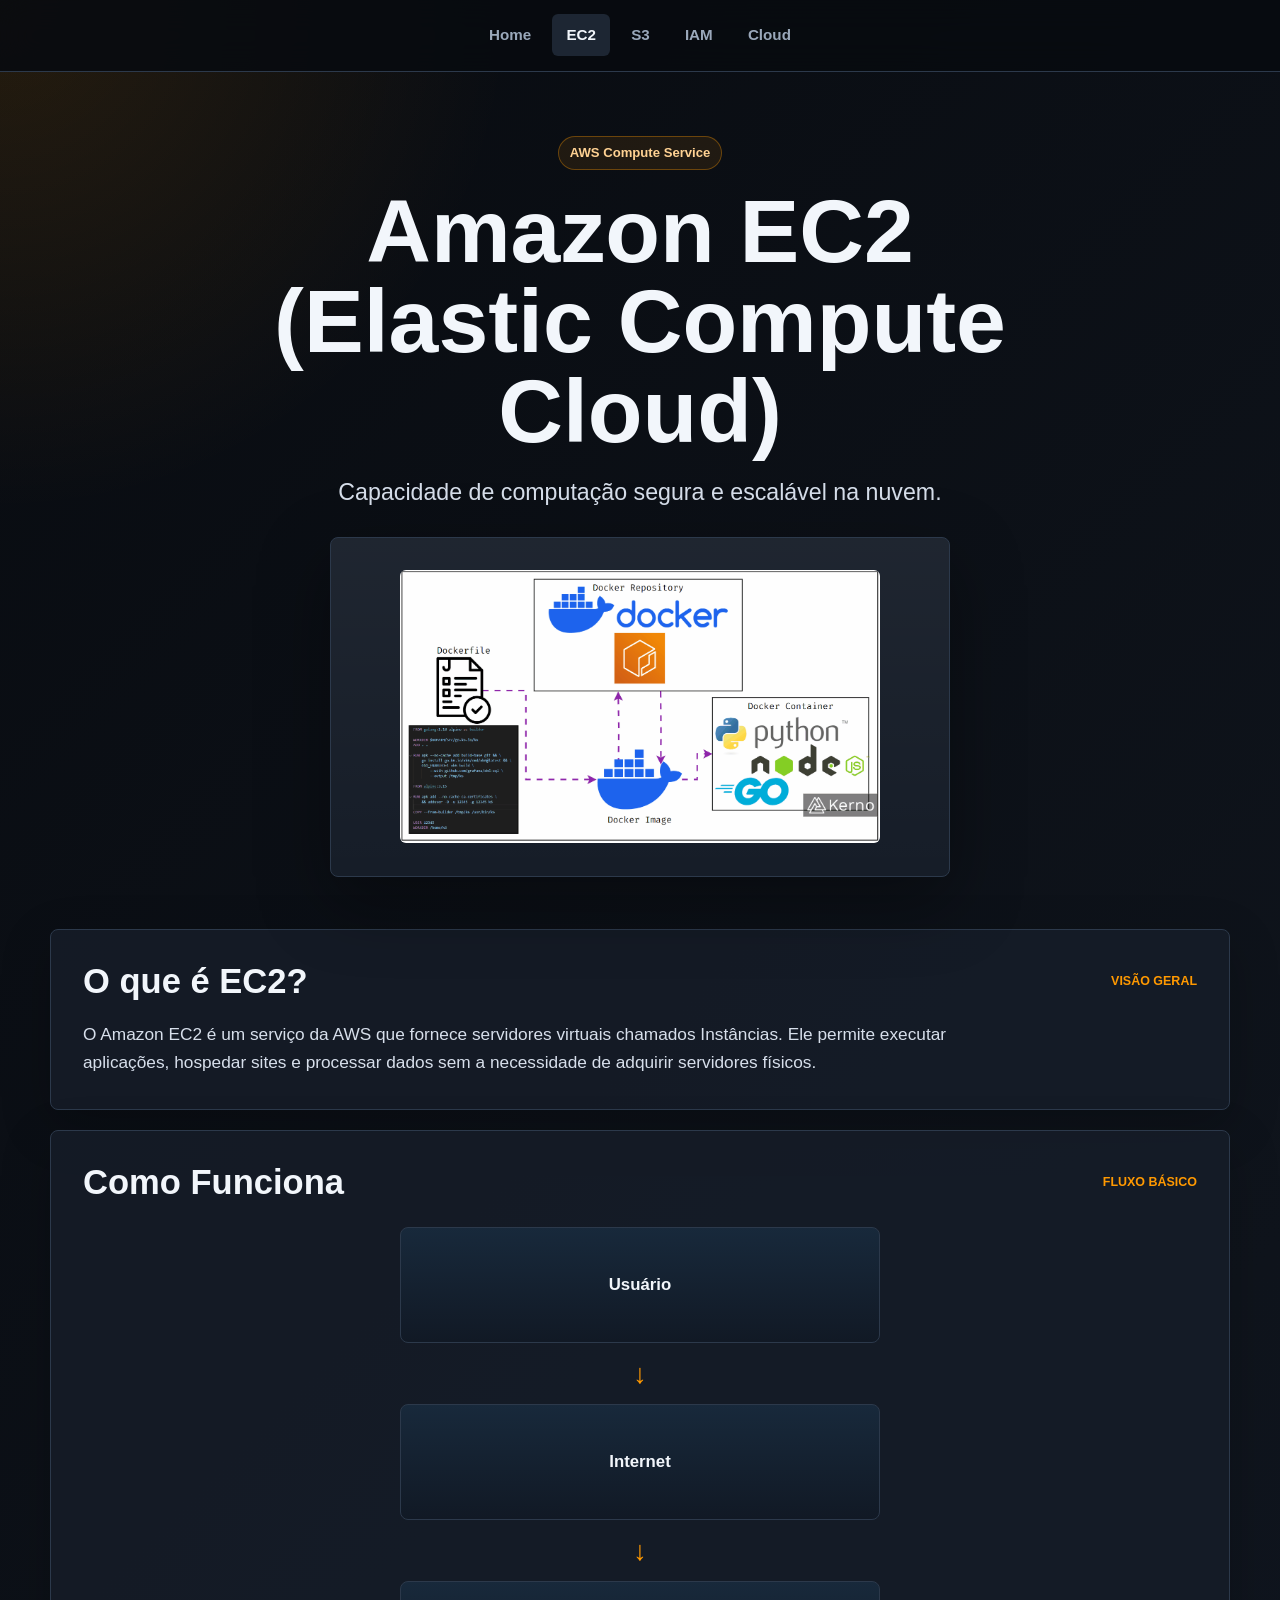
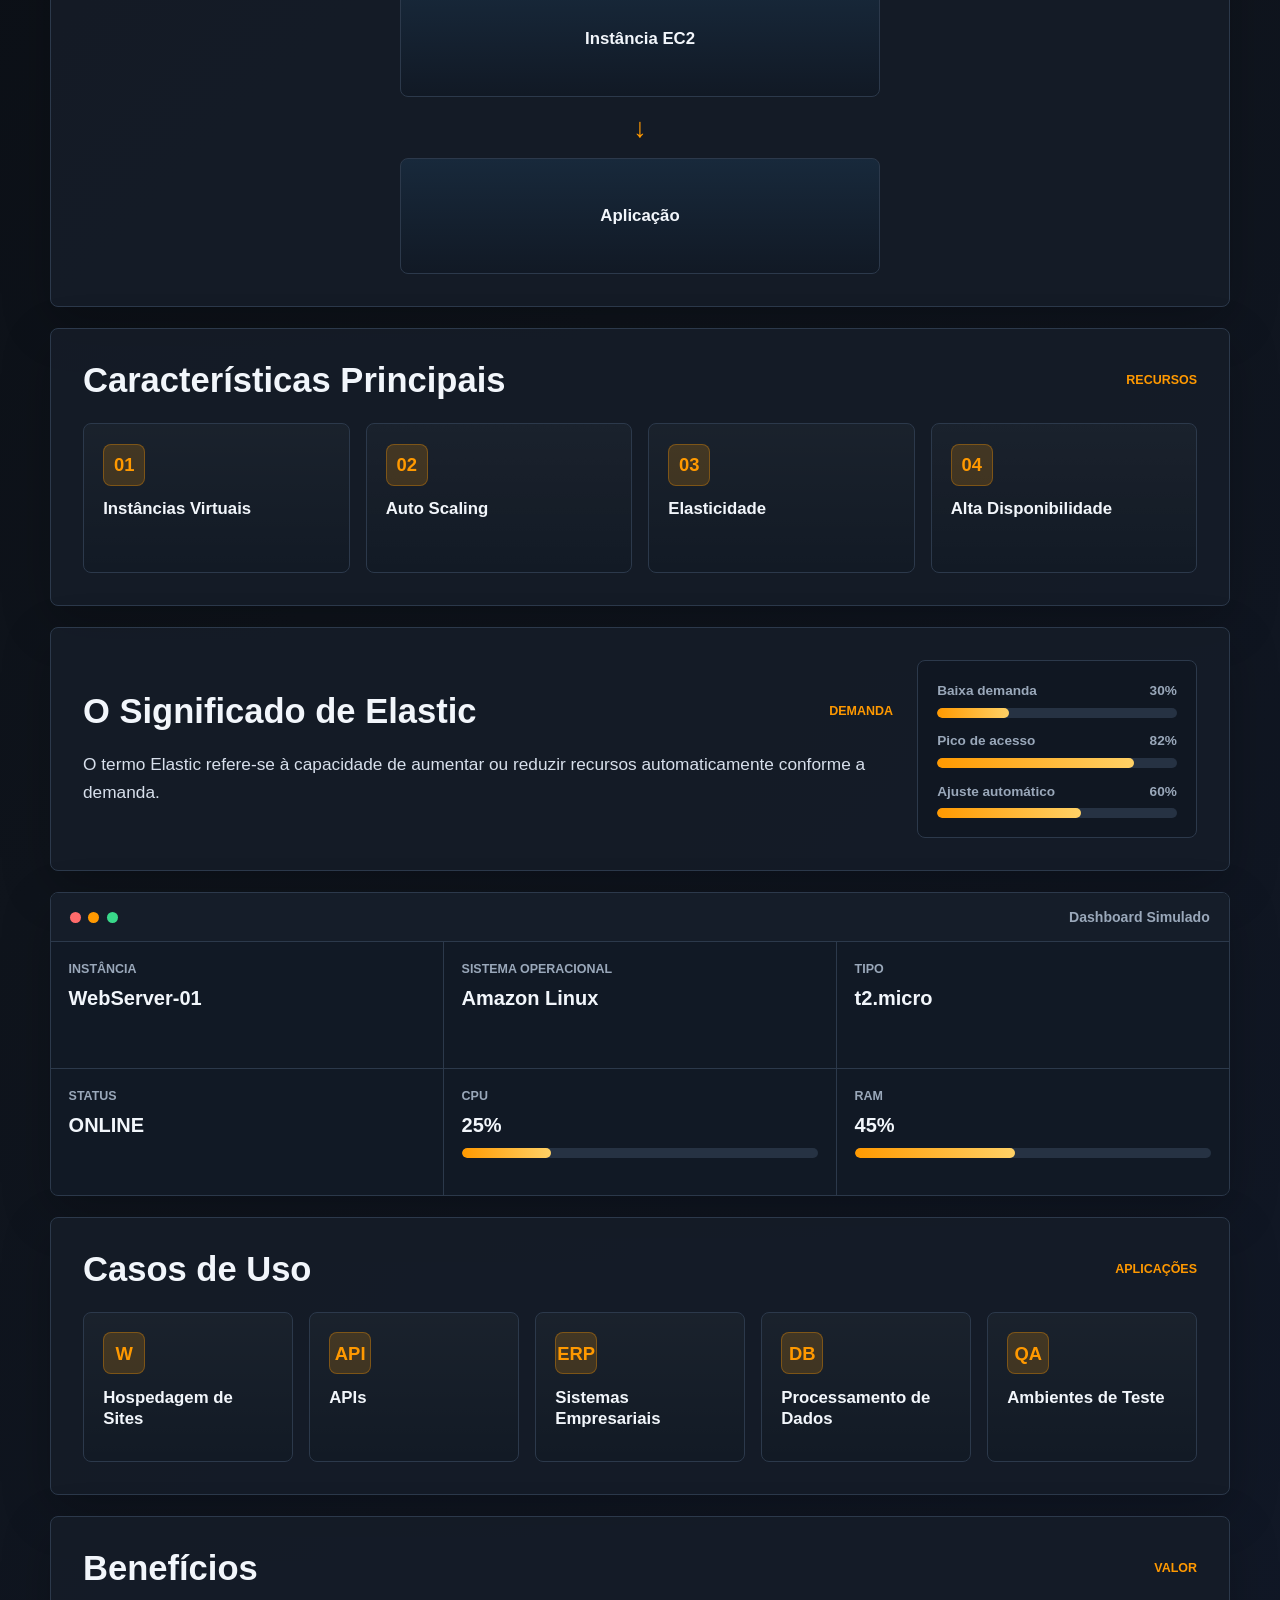
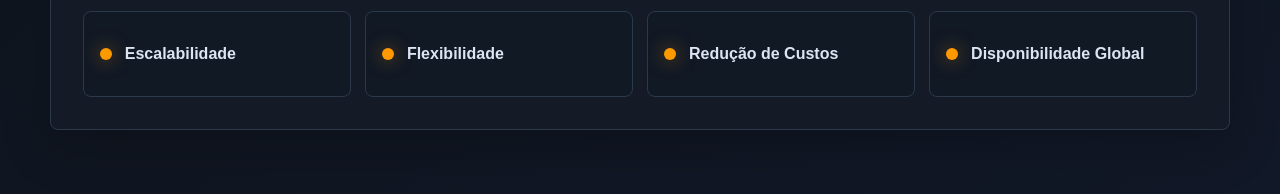
<file: ec2.html>
<!DOCTYPE html>
<html lang="pt-BR">
<head>
  <meta charset="UTF-8">
  <meta name="viewport" content="width=device-width, initial-scale=1.0">
  <title>Amazon EC2</title>
  <style>
    :root {
      --aws-orange: #ff9900;
      --aws-orange-soft: rgba(255, 153, 0, 0.18);
      --bg: #0f141c;
      --bg-deep: #080b10;
      --panel: #161d28;
      --panel-soft: #1d2633;
      --line: #2c394b;
      --text: #f2f6fb;
      --muted: #9aa8ba;
      --green: #39d98a;
      --blue: #53b5ff;
      --red: #ff6b6b;
      --shadow: 0 24px 70px rgba(0, 0, 0, 0.36);
    }

    * {
      box-sizing: border-box;
      margin: 0;
      padding: 0;
    }

    body {
      min-height: 100vh;
      font-family: Arial, Helvetica, sans-serif;
      color: var(--text);
      background:
        radial-gradient(circle at top left, rgba(255, 153, 0, 0.12), transparent 32rem),
        linear-gradient(135deg, var(--bg-deep) 0%, var(--bg) 54%, #111827 100%);
      line-height: 1.6;
    }

    nav {
      position: sticky;
      top: 0;
      z-index: 10;
      display: flex;
      justify-content: center;
      gap: 0.4rem;
      padding: 0.9rem 1rem;
      background: rgba(8, 11, 16, 0.86);
      border-bottom: 1px solid var(--line);
      backdrop-filter: blur(16px);
    }

    nav a {
      color: var(--muted);
      text-decoration: none;
      font-size: 0.95rem;
      font-weight: 700;
      padding: 0.55rem 0.9rem;
      border-radius: 6px;
      transition: color 180ms ease, background 180ms ease;
    }

    nav a:hover,
    nav a.active {
      color: var(--text);
      background: var(--panel-soft);
    }

    .page {
      width: min(1180px, calc(100% - 2rem));
      margin: 0 auto;
      padding: 2rem 0 4rem;
    }

    .hero {
      min-height: 82vh;
      display: grid;
      align-items: center;
      gap: 2rem;
      padding: 2rem 0;
    }

    .hero-content {
      display: grid;
      justify-items: center;
      gap: 1.6rem;
      text-align: center;
    }

    .eyebrow {
      display: inline-flex;
      align-items: center;
      gap: 0.55rem;
      width: max-content;
      margin: 0 auto 1.1rem;
      padding: 0.35rem 0.7rem;
      border: 1px solid rgba(255, 153, 0, 0.34);
      border-radius: 999px;
      color: #ffd293;
      background: rgba(255, 153, 0, 0.09);
      font-size: 0.82rem;
      font-weight: 700;
      letter-spacing: 0;
    }

    h1 {
      max-width: 780px;
      margin: 0 auto;
      font-size: clamp(2.8rem, 7vw, 5.7rem);
      line-height: 1;
      letter-spacing: 0;
    }

    .subtitle {
      max-width: 630px;
      margin: 1.1rem auto 0;
      color: #d6deea;
      font-size: clamp(1.1rem, 2vw, 1.45rem);
    }

    .hero-gif {
      display: grid;
      place-items: center;
      width: min(100%, 620px);
      min-height: 340px;
      padding: 1.2rem;
      border: 1px solid var(--line);
      border-radius: 8px;
      background:
        linear-gradient(180deg, rgba(255, 255, 255, 0.04), transparent),
        var(--panel);
      box-shadow: var(--shadow);
    }

    .hero-gif img {
      display: block;
      width: min(100%, 480px);
      height: auto;
      border-radius: 6px;
    }

    section {
      margin-top: 1.3rem;
      padding: 2rem;
      border: 1px solid var(--line);
      border-radius: 8px;
      background: rgba(22, 29, 40, 0.86);
      box-shadow: 0 16px 50px rgba(0, 0, 0, 0.22);
    }

    .section-header {
      display: flex;
      align-items: center;
      justify-content: space-between;
      gap: 1rem;
      margin-bottom: 1.2rem;
    }

    h2 {
      font-size: clamp(1.45rem, 2.7vw, 2.2rem);
      line-height: 1.15;
      letter-spacing: 0;
    }

    .tag {
      flex: 0 0 auto;
      color: var(--aws-orange);
      font-size: 0.78rem;
      font-weight: 800;
      text-transform: uppercase;
      letter-spacing: 0;
    }

    .lead {
      max-width: 900px;
      color: #d7dfeb;
      font-size: 1.08rem;
    }

    .flow {
      display: grid;
      grid-template-columns: minmax(0, 480px);
      justify-content: center;
      align-items: center;
      gap: 0.55rem;
      margin-top: 1.5rem;
    }

    .flow-step {
      min-height: 116px;
      display: grid;
      place-items: center;
      padding: 1rem;
      border: 1px solid var(--line);
      border-radius: 8px;
      background:
        linear-gradient(180deg, rgba(83, 181, 255, 0.1), transparent),
        #111925;
      text-align: center;
      font-size: 1.05rem;
      font-weight: 800;
    }

    .flow-arrow {
      display: block;
      color: var(--aws-orange);
      font-size: 1.7rem;
      text-align: center;
    }

    .grid {
      display: grid;
      grid-template-columns: repeat(4, minmax(0, 1fr));
      gap: 1rem;
      margin-top: 1.4rem;
    }

    .grid.use-cases {
      grid-template-columns: repeat(5, minmax(0, 1fr));
    }

    .card {
      min-height: 150px;
      padding: 1.2rem;
      border: 1px solid var(--line);
      border-radius: 8px;
      background:
        linear-gradient(180deg, rgba(255, 255, 255, 0.035), transparent),
        #121a25;
      transition: transform 180ms ease, border-color 180ms ease, background 180ms ease;
    }

    .card:hover {
      transform: translateY(-4px);
      border-color: rgba(255, 153, 0, 0.56);
      background: #172232;
    }

    .card-icon {
      width: 42px;
      height: 42px;
      display: grid;
      place-items: center;
      margin-bottom: 0.85rem;
      border: 1px solid rgba(255, 153, 0, 0.32);
      border-radius: 8px;
      color: var(--aws-orange);
      background: var(--aws-orange-soft);
      font-size: 1.15rem;
      font-weight: 900;
    }

    .card h3 {
      font-size: 1.05rem;
      line-height: 1.25;
      letter-spacing: 0;
    }

    .elastic-panel {
      display: grid;
      grid-template-columns: 1fr 280px;
      align-items: center;
      gap: 1.5rem;
    }

    .elastic-meter {
      display: grid;
      gap: 0.8rem;
      padding: 1.2rem;
      border: 1px solid var(--line);
      border-radius: 8px;
      background: #101722;
    }

    .meter-row {
      display: grid;
      gap: 0.35rem;
    }

    .meter-label {
      display: flex;
      justify-content: space-between;
      color: var(--muted);
      font-size: 0.85rem;
      font-weight: 700;
    }

    .meter-track {
      height: 10px;
      overflow: hidden;
      border-radius: 999px;
      background: #263243;
    }

    .meter-fill {
      height: 100%;
      border-radius: inherit;
      background: linear-gradient(90deg, var(--aws-orange), #ffd166);
    }

    .dashboard {
      overflow: hidden;
      padding: 0;
      background: #0d121a;
    }

    .dashboard-top {
      display: flex;
      align-items: center;
      justify-content: space-between;
      gap: 1rem;
      padding: 1rem 1.2rem;
      border-bottom: 1px solid var(--line);
      background: #151d29;
    }

    .window-controls {
      display: flex;
      gap: 0.45rem;
    }

    .dot {
      width: 11px;
      height: 11px;
      border-radius: 999px;
      background: var(--red);
    }

    .dot:nth-child(2) {
      background: var(--aws-orange);
    }

    .dot:nth-child(3) {
      background: var(--green);
    }

    .dashboard-title {
      color: var(--muted);
      font-size: 0.88rem;
      font-weight: 800;
    }

    .dashboard-grid {
      display: grid;
      grid-template-columns: repeat(3, 1fr);
      gap: 1px;
      background: var(--line);
    }

    .metric {
      min-height: 126px;
      padding: 1.1rem;
      background: #111925;
    }

    .metric span {
      display: block;
      color: var(--muted);
      font-size: 0.78rem;
      font-weight: 800;
      text-transform: uppercase;
      letter-spacing: 0;
    }

    .metric strong {
      display: block;
      margin-top: 0.42rem;
      color: var(--text);
      font-size: 1.25rem;
      line-height: 1.2;
      word-break: break-word;
    }

    .status {
      display: inline-flex;
      align-items: center;
      gap: 0.5rem;
      color: var(--green);
    }

    .status::before {
      content: "";
      width: 10px;
      height: 10px;
      border-radius: 999px;
      background: var(--green);
      box-shadow: 0 0 18px rgba(57, 217, 138, 0.72);
    }

    .progress {
      display: grid;
      gap: 0.55rem;
      margin-top: 0.65rem;
    }

    .benefits {
      display: grid;
      grid-template-columns: repeat(4, 1fr);
      gap: 0.9rem;
      margin-top: 1.4rem;
    }

    .benefit {
      min-height: 86px;
      display: flex;
      align-items: center;
      gap: 0.8rem;
      padding: 1rem;
      border: 1px solid var(--line);
      border-radius: 8px;
      background: #111925;
      color: #dce5f1;
      font-weight: 800;
    }

    .benefit::before {
      content: "";
      width: 12px;
      height: 12px;
      flex: 0 0 auto;
      border-radius: 999px;
      background: var(--aws-orange);
      box-shadow: 0 0 18px rgba(255, 153, 0, 0.5);
    }

    @media (max-width: 900px) {
      .hero {
        min-height: auto;
      }

      .elastic-panel {
        grid-template-columns: 1fr;
      }

      .grid,
      .grid.use-cases,
      .benefits,
      .dashboard-grid {
        grid-template-columns: repeat(2, minmax(0, 1fr));
      }

      .flow {
        grid-template-columns: 1fr;
      }
    }

    @media (max-width: 560px) {
      nav {
        justify-content: flex-start;
        overflow-x: auto;
      }

      .page {
        width: min(100% - 1rem, 1180px);
        padding-top: 1rem;
      }

      section,
      .hero-gif {
        padding: 1rem;
      }

      .grid,
      .grid.use-cases,
      .benefits,
      .dashboard-grid {
        grid-template-columns: 1fr;
      }

      .section-header {
        align-items: flex-start;
        flex-direction: column;
      }

      .metric,
      .card {
        min-height: auto;
      }
    }
  </style>
</head>
<body>
  <nav aria-label="Navegação principal">
    <a href="index.html">Home</a>
    <a class="active" href="ec2.html">EC2</a>
    <a href="s3.html">S3</a>
    <a href="iam.html">IAM</a>
    <a href="cloud.html">Cloud</a>
  </nav>

  <main class="page">
    <header class="hero">
      <div class="hero-content">
        <div>
          <p class="eyebrow">AWS Compute Service</p>
          <h1>Amazon EC2 (Elastic Compute Cloud)</h1>
          <p class="subtitle">Capacidade de computação segura e escalável na nuvem.</p>
        </div>

        <div class="hero-gif" aria-label="Animação sobre Amazon EC2">
          <img src="ec_aws_gif.gif" alt="GIF educacional sobre o Amazon EC2">
        </div>
      </div>
    </header>

    <section aria-labelledby="o-que-e">
      <div class="section-header">
        <h2 id="o-que-e">O que é EC2?</h2>
        <span class="tag">Visão geral</span>
      </div>
      <p class="lead">
        O Amazon EC2 é um serviço da AWS que fornece servidores virtuais chamados Instâncias.
        Ele permite executar aplicações, hospedar sites e processar dados sem a necessidade
        de adquirir servidores físicos.
      </p>
    </section>

    <section aria-labelledby="como-funciona">
      <div class="section-header">
        <h2 id="como-funciona">Como Funciona</h2>
        <span class="tag">Fluxo básico</span>
      </div>
      <div class="flow" aria-label="Fluxograma do funcionamento do EC2">
        <div class="flow-step">Usuário</div>
        <div class="flow-arrow">↓</div>
        <div class="flow-step">Internet</div>
        <div class="flow-arrow">↓</div>
        <div class="flow-step">Instância EC2</div>
        <div class="flow-arrow">↓</div>
        <div class="flow-step">Aplicação</div>
      </div>
    </section>

    <section aria-labelledby="caracteristicas">
      <div class="section-header">
        <h2 id="caracteristicas">Características Principais</h2>
        <span class="tag">Recursos</span>
      </div>
      <div class="grid">
        <article class="card">
          <div class="card-icon">01</div>
          <h3>Instâncias Virtuais</h3>
        </article>
        <article class="card">
          <div class="card-icon">02</div>
          <h3>Auto Scaling</h3>
        </article>
        <article class="card">
          <div class="card-icon">03</div>
          <h3>Elasticidade</h3>
        </article>
        <article class="card">
          <div class="card-icon">04</div>
          <h3>Alta Disponibilidade</h3>
        </article>
      </div>
    </section>

    <section aria-labelledby="elastic">
      <div class="elastic-panel">
        <div>
          <div class="section-header">
            <h2 id="elastic">O Significado de Elastic</h2>
            <span class="tag">Demanda</span>
          </div>
          <p class="lead">
            O termo Elastic refere-se à capacidade de aumentar ou reduzir recursos
            automaticamente conforme a demanda.
          </p>
        </div>

        <div class="elastic-meter" aria-label="Representação visual de elasticidade">
          <div class="meter-row">
            <div class="meter-label"><span>Baixa demanda</span><span>30%</span></div>
            <div class="meter-track"><div class="meter-fill" style="width: 30%;"></div></div>
          </div>
          <div class="meter-row">
            <div class="meter-label"><span>Pico de acesso</span><span>82%</span></div>
            <div class="meter-track"><div class="meter-fill" style="width: 82%;"></div></div>
          </div>
          <div class="meter-row">
            <div class="meter-label"><span>Ajuste automático</span><span>60%</span></div>
            <div class="meter-track"><div class="meter-fill" style="width: 60%;"></div></div>
          </div>
        </div>
      </div>
    </section>

    <section class="dashboard" aria-labelledby="dashboard">
      <div class="dashboard-top">
        <div class="window-controls" aria-hidden="true">
          <span class="dot"></span>
          <span class="dot"></span>
          <span class="dot"></span>
        </div>
        <h2 id="dashboard" class="dashboard-title">Dashboard Simulado</h2>
      </div>

      <div class="dashboard-grid">
        <div class="metric">
          <span>Instância</span>
          <strong>WebServer-01</strong>
        </div>
        <div class="metric">
          <span>Sistema Operacional</span>
          <strong>Amazon Linux</strong>
        </div>
        <div class="metric">
          <span>Tipo</span>
          <strong>t2.micro</strong>
        </div>
        <div class="metric">
          <span>Status</span>
          <strong class="status">ONLINE</strong>
        </div>
        <div class="metric">
          <span>CPU</span>
          <strong>25%</strong>
          <div class="progress">
            <div class="meter-track"><div class="meter-fill" style="width: 25%;"></div></div>
          </div>
        </div>
        <div class="metric">
          <span>RAM</span>
          <strong>45%</strong>
          <div class="progress">
            <div class="meter-track"><div class="meter-fill" style="width: 45%;"></div></div>
          </div>
        </div>
      </div>
    </section>

    <section aria-labelledby="casos-de-uso">
      <div class="section-header">
        <h2 id="casos-de-uso">Casos de Uso</h2>
        <span class="tag">Aplicações</span>
      </div>
      <div class="grid use-cases">
        <article class="card">
          <div class="card-icon">W</div>
          <h3>Hospedagem de Sites</h3>
        </article>
        <article class="card">
          <div class="card-icon">API</div>
          <h3>APIs</h3>
        </article>
        <article class="card">
          <div class="card-icon">ERP</div>
          <h3>Sistemas Empresariais</h3>
        </article>
        <article class="card">
          <div class="card-icon">DB</div>
          <h3>Processamento de Dados</h3>
        </article>
        <article class="card">
          <div class="card-icon">QA</div>
          <h3>Ambientes de Teste</h3>
        </article>
      </div>
    </section>

    <section aria-labelledby="beneficios">
      <div class="section-header">
        <h2 id="beneficios">Benefícios</h2>
        <span class="tag">Valor</span>
      </div>
      <div class="benefits">
        <div class="benefit">Escalabilidade</div>
        <div class="benefit">Flexibilidade</div>
        <div class="benefit">Redução de Custos</div>
        <div class="benefit">Disponibilidade Global</div>
      </div>
    </section>
  </main>
</body>
</html>
</file>
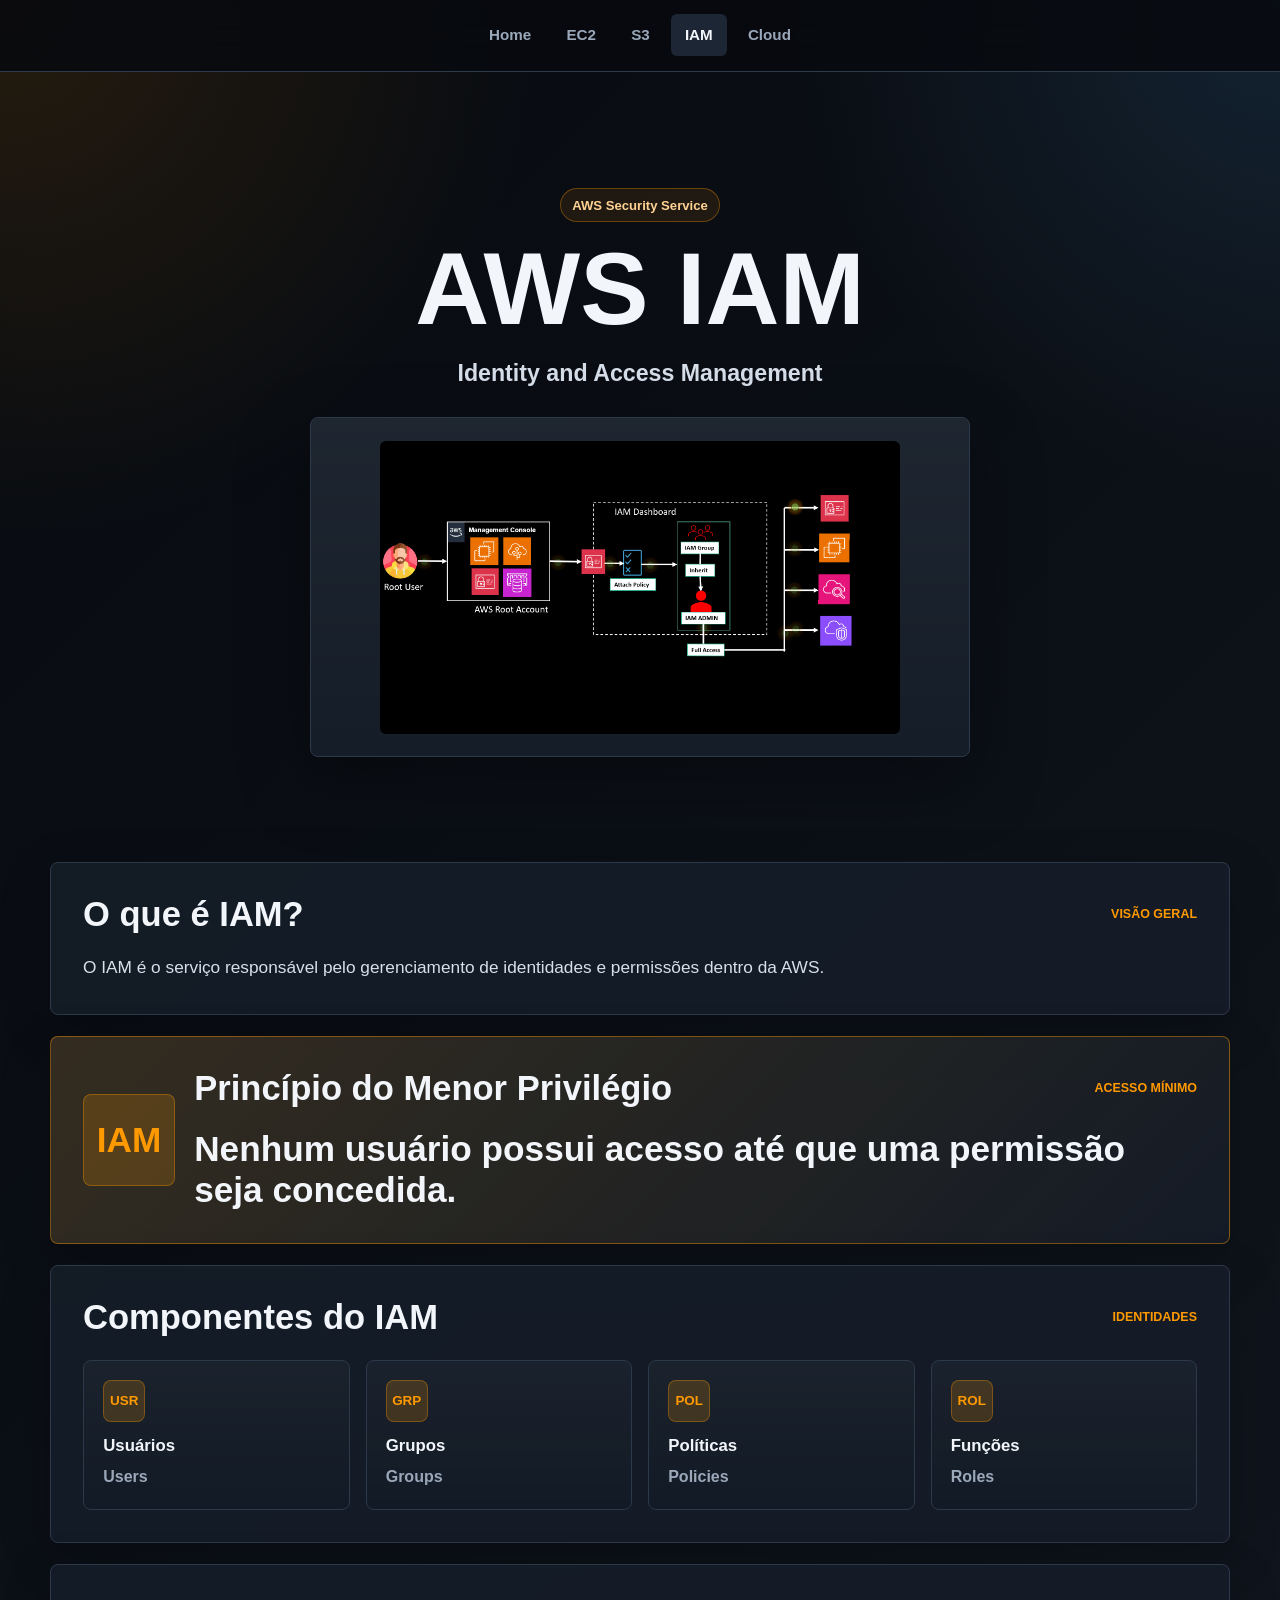
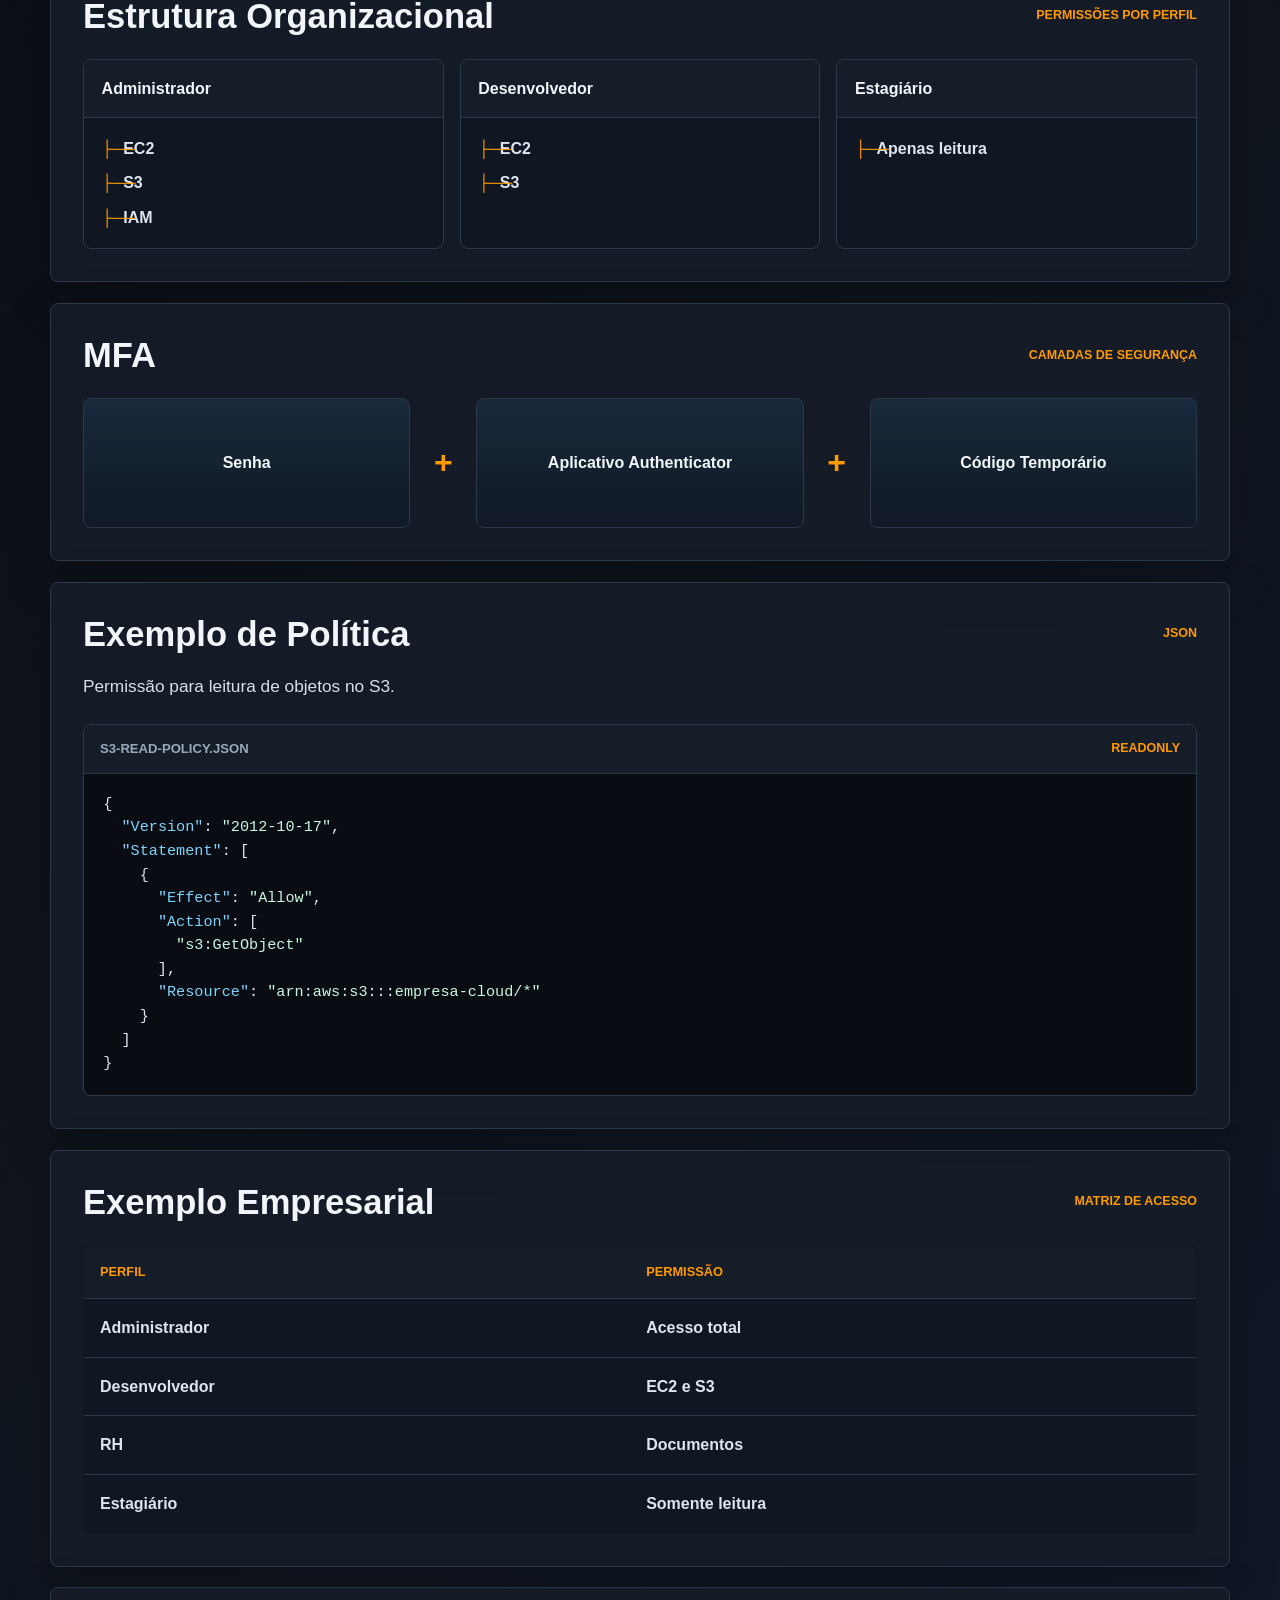
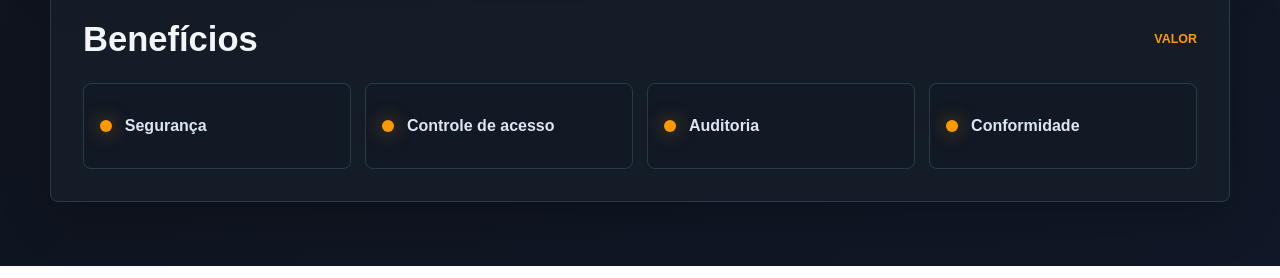
<file: iam.html>
<!DOCTYPE html>
<html lang="pt-BR">
<head>
  <meta charset="UTF-8">
  <meta name="viewport" content="width=device-width, initial-scale=1.0">
  <title>AWS IAM</title>
  <style>
    :root {
      --aws-orange: #ff9900;
      --aws-orange-soft: rgba(255, 153, 0, 0.18);
      --bg: #0f141c;
      --bg-deep: #070a0f;
      --panel: #151d28;
      --panel-soft: #1d2634;
      --line: #2c394b;
      --text: #f2f6fb;
      --muted: #9aa8ba;
      --green: #39d98a;
      --blue: #53b5ff;
      --red: #ff6b6b;
      --purple: #b18cff;
      --shadow: 0 24px 70px rgba(0, 0, 0, 0.36);
    }

    * {
      box-sizing: border-box;
      margin: 0;
      padding: 0;
    }

    body {
      min-height: 100vh;
      font-family: Arial, Helvetica, sans-serif;
      color: var(--text);
      background:
        radial-gradient(circle at top right, rgba(83, 181, 255, 0.12), transparent 31rem),
        radial-gradient(circle at top left, rgba(255, 153, 0, 0.12), transparent 34rem),
        linear-gradient(135deg, var(--bg-deep) 0%, var(--bg) 58%, #101827 100%);
      line-height: 1.6;
    }

    nav {
      position: sticky;
      top: 0;
      z-index: 10;
      display: flex;
      justify-content: center;
      gap: 0.4rem;
      padding: 0.9rem 1rem;
      background: rgba(7, 10, 15, 0.86);
      border-bottom: 1px solid var(--line);
      backdrop-filter: blur(16px);
    }

    nav a {
      color: var(--muted);
      text-decoration: none;
      font-size: 0.95rem;
      font-weight: 700;
      padding: 0.55rem 0.9rem;
      border-radius: 6px;
      transition: color 180ms ease, background 180ms ease;
    }

    nav a:hover,
    nav a.active {
      color: var(--text);
      background: var(--panel-soft);
    }

    .page {
      width: min(1180px, calc(100% - 2rem));
      margin: 0 auto;
      padding: 2rem 0 4rem;
    }

    .hero {
      min-height: 82vh;
      display: grid;
      place-items: center;
      padding: 2rem 0;
      text-align: center;
    }

    .hero-content {
      display: grid;
      justify-items: center;
      gap: 1.6rem;
    }

    .eyebrow {
      display: inline-flex;
      align-items: center;
      gap: 0.55rem;
      margin-bottom: 1.1rem;
      padding: 0.35rem 0.7rem;
      border: 1px solid rgba(255, 153, 0, 0.34);
      border-radius: 999px;
      color: #ffd293;
      background: rgba(255, 153, 0, 0.09);
      font-size: 0.82rem;
      font-weight: 700;
      letter-spacing: 0;
    }

    h1 {
      max-width: 820px;
      margin: 0 auto;
      font-size: clamp(3.2rem, 8vw, 6.4rem);
      line-height: 0.95;
      letter-spacing: 0;
    }

    .subtitle {
      max-width: 720px;
      margin: 1.1rem auto 0;
      color: #d6deea;
      font-size: clamp(1.1rem, 2vw, 1.45rem);
      font-weight: 700;
    }

    .hero-gif {
      display: grid;
      place-items: center;
      width: min(100%, 660px);
      min-height: 340px;
      padding: 1.2rem;
      border: 1px solid var(--line);
      border-radius: 8px;
      background:
        linear-gradient(180deg, rgba(255, 255, 255, 0.04), transparent),
        var(--panel);
      box-shadow: var(--shadow);
    }

    .hero-gif img {
      display: block;
      width: min(100%, 520px);
      height: auto;
      border-radius: 6px;
    }

    section {
      margin-top: 1.3rem;
      padding: 2rem;
      border: 1px solid var(--line);
      border-radius: 8px;
      background: rgba(21, 29, 40, 0.88);
      box-shadow: 0 16px 50px rgba(0, 0, 0, 0.22);
    }

    .section-header {
      display: flex;
      align-items: center;
      justify-content: space-between;
      gap: 1rem;
      margin-bottom: 1.2rem;
    }

    h2 {
      font-size: clamp(1.45rem, 2.7vw, 2.2rem);
      line-height: 1.15;
      letter-spacing: 0;
    }

    .tag {
      flex: 0 0 auto;
      color: var(--aws-orange);
      font-size: 0.78rem;
      font-weight: 800;
      text-transform: uppercase;
      letter-spacing: 0;
    }

    .lead {
      max-width: 920px;
      color: #d7dfeb;
      font-size: 1.08rem;
    }

    .highlight {
      display: grid;
      grid-template-columns: 92px 1fr;
      align-items: center;
      gap: 1.2rem;
      border-color: rgba(255, 153, 0, 0.42);
      background:
        linear-gradient(135deg, rgba(255, 153, 0, 0.14), transparent),
        rgba(21, 29, 40, 0.92);
    }

    .lock {
      width: 92px;
      height: 92px;
      display: grid;
      place-items: center;
      border: 1px solid rgba(255, 153, 0, 0.34);
      border-radius: 8px;
      color: var(--aws-orange);
      background: var(--aws-orange-soft);
      font-size: 2.2rem;
      font-weight: 900;
    }

    .highlight strong {
      display: block;
      color: var(--text);
      font-size: clamp(1.4rem, 3vw, 2.2rem);
      line-height: 1.18;
      letter-spacing: 0;
    }

    .grid {
      display: grid;
      grid-template-columns: repeat(4, minmax(0, 1fr));
      gap: 1rem;
      margin-top: 1.4rem;
    }

    .card {
      min-height: 150px;
      padding: 1.2rem;
      border: 1px solid var(--line);
      border-radius: 8px;
      background:
        linear-gradient(180deg, rgba(255, 255, 255, 0.035), transparent),
        #121a25;
      transition: transform 180ms ease, border-color 180ms ease, background 180ms ease;
    }

    .card:hover {
      transform: translateY(-4px);
      border-color: rgba(255, 153, 0, 0.56);
      background: #172232;
    }

    .card-icon {
      width: 42px;
      height: 42px;
      display: grid;
      place-items: center;
      margin-bottom: 0.85rem;
      border: 1px solid rgba(255, 153, 0, 0.32);
      border-radius: 8px;
      color: var(--aws-orange);
      background: var(--aws-orange-soft);
      font-size: 0.84rem;
      font-weight: 900;
    }

    .card h3 {
      font-size: 1.05rem;
      line-height: 1.25;
      letter-spacing: 0;
    }

    .card p {
      margin-top: 0.45rem;
      color: var(--muted);
      font-weight: 700;
    }

    .org-grid {
      display: grid;
      grid-template-columns: repeat(3, minmax(0, 1fr));
      gap: 1rem;
      margin-top: 1.4rem;
    }

    .org-card {
      overflow: hidden;
      border: 1px solid var(--line);
      border-radius: 8px;
      background: #101722;
    }

    .org-title {
      padding: 1rem 1.1rem;
      border-bottom: 1px solid var(--line);
      background: #151d29;
      color: var(--text);
      font-weight: 900;
    }

    .org-list {
      display: grid;
      gap: 0.55rem;
      padding: 1.1rem;
      list-style: none;
    }

    .org-list li {
      position: relative;
      padding-left: 1.35rem;
      color: #dce5f1;
      font-weight: 800;
    }

    .org-list li::before {
      content: "├──";
      position: absolute;
      left: 0;
      color: var(--aws-orange);
      font-weight: 900;
    }

    .mfa-flow {
      display: grid;
      grid-template-columns: 1fr 42px 1fr 42px 1fr;
      align-items: center;
      gap: 0.75rem;
      margin-top: 1.4rem;
    }

    .mfa-step {
      min-height: 130px;
      display: grid;
      place-items: center;
      padding: 1rem;
      border: 1px solid var(--line);
      border-radius: 8px;
      background:
        linear-gradient(180deg, rgba(83, 181, 255, 0.1), transparent),
        #111925;
      text-align: center;
      font-weight: 900;
    }

    .plus {
      color: var(--aws-orange);
      font-size: 2rem;
      font-weight: 900;
      text-align: center;
    }

    .policy-box {
      overflow: hidden;
      margin-top: 1.4rem;
      border: 1px solid var(--line);
      border-radius: 8px;
      background: #090d13;
    }

    .code-top {
      display: flex;
      align-items: center;
      justify-content: space-between;
      gap: 1rem;
      padding: 0.85rem 1rem;
      border-bottom: 1px solid var(--line);
      background: #151d29;
    }

    .code-title {
      color: var(--muted);
      font-size: 0.82rem;
      font-weight: 900;
      text-transform: uppercase;
      letter-spacing: 0;
    }

    pre {
      overflow-x: auto;
      padding: 1.2rem;
      color: #dce5f1;
      font-size: 0.95rem;
      line-height: 1.55;
    }

    code {
      font-family: Consolas, Monaco, "Courier New", monospace;
    }

    .json-key {
      color: #7dd3fc;
    }

    .json-string {
      color: #c8f7df;
    }

    .json-note {
      color: #ffd293;
    }

    table {
      width: 100%;
      margin-top: 1.4rem;
      overflow: hidden;
      border-collapse: collapse;
      border: 1px solid var(--line);
      border-radius: 8px;
      background: #101722;
    }

    th,
    td {
      padding: 1rem;
      border-bottom: 1px solid var(--line);
      text-align: left;
    }

    th {
      color: var(--aws-orange);
      background: #151d29;
      font-size: 0.8rem;
      text-transform: uppercase;
      letter-spacing: 0;
    }

    td {
      color: #dce5f1;
      font-weight: 700;
    }

    tr:last-child td {
      border-bottom: none;
    }

    .benefits {
      display: grid;
      grid-template-columns: repeat(4, 1fr);
      gap: 0.9rem;
      margin-top: 1.4rem;
    }

    .benefit {
      min-height: 86px;
      display: flex;
      align-items: center;
      gap: 0.8rem;
      padding: 1rem;
      border: 1px solid var(--line);
      border-radius: 8px;
      background: #111925;
      color: #dce5f1;
      font-weight: 800;
    }

    .benefit::before {
      content: "";
      width: 12px;
      height: 12px;
      flex: 0 0 auto;
      border-radius: 999px;
      background: var(--aws-orange);
      box-shadow: 0 0 18px rgba(255, 153, 0, 0.5);
    }

    @media (max-width: 900px) {
      .hero {
        min-height: auto;
      }

      .grid,
      .benefits,
      .org-grid {
        grid-template-columns: repeat(2, minmax(0, 1fr));
      }

      .mfa-flow {
        grid-template-columns: 1fr;
      }

      .plus {
        line-height: 1;
      }
    }

    @media (max-width: 560px) {
      nav {
        justify-content: flex-start;
        overflow-x: auto;
      }

      .page {
        width: min(100% - 1rem, 1180px);
        padding-top: 1rem;
      }

      section,
      .hero-gif {
        padding: 1rem;
      }

      .grid,
      .benefits,
      .org-grid,
      .highlight {
        grid-template-columns: 1fr;
      }

      .section-header {
        align-items: flex-start;
        flex-direction: column;
      }

      .card {
        min-height: auto;
      }

      .lock {
        width: 72px;
        height: 72px;
      }

      th,
      td {
        padding: 0.85rem;
      }
    }
  </style>
</head>
<body>
  <nav aria-label="Navegação principal">
    <a href="index.html">Home</a>
    <a href="ec2.html">EC2</a>
    <a href="s3.html">S3</a>
    <a class="active" href="iam.html">IAM</a>
    <a href="cloud.html">Cloud</a>
  </nav>

  <main class="page">
    <header class="hero">
      <div class="hero-content">
        <div>
          <p class="eyebrow">AWS Security Service</p>
          <h1>AWS IAM</h1>
          <p class="subtitle">Identity and Access Management</p>
        </div>

        <div class="hero-gif" aria-label="Animação sobre AWS IAM">
          <img src="aws_iam_gif.gif" alt="GIF educacional sobre o AWS IAM">
        </div>
      </div>
    </header>

    <section aria-labelledby="o-que-e">
      <div class="section-header">
        <h2 id="o-que-e">O que é IAM?</h2>
        <span class="tag">Visão geral</span>
      </div>
      <p class="lead">
        O IAM é o serviço responsável pelo gerenciamento de identidades e permissões
        dentro da AWS.
      </p>
    </section>

    <section class="highlight" aria-labelledby="menor-privilegio">
      <div class="lock">IAM</div>
      <div>
        <div class="section-header">
          <h2 id="menor-privilegio">Princípio do Menor Privilégio</h2>
          <span class="tag">Acesso mínimo</span>
        </div>
        <strong>Nenhum usuário possui acesso até que uma permissão seja concedida.</strong>
      </div>
    </section>

    <section aria-labelledby="componentes">
      <div class="section-header">
        <h2 id="componentes">Componentes do IAM</h2>
        <span class="tag">Identidades</span>
      </div>
      <div class="grid">
        <article class="card">
          <div class="card-icon">USR</div>
          <h3>Usuários</h3>
          <p>Users</p>
        </article>
        <article class="card">
          <div class="card-icon">GRP</div>
          <h3>Grupos</h3>
          <p>Groups</p>
        </article>
        <article class="card">
          <div class="card-icon">POL</div>
          <h3>Políticas</h3>
          <p>Policies</p>
        </article>
        <article class="card">
          <div class="card-icon">ROL</div>
          <h3>Funções</h3>
          <p>Roles</p>
        </article>
      </div>
    </section>

    <section aria-labelledby="estrutura">
      <div class="section-header">
        <h2 id="estrutura">Estrutura Organizacional</h2>
        <span class="tag">Permissões por perfil</span>
      </div>
      <div class="org-grid">
        <div class="org-card">
          <div class="org-title">Administrador</div>
          <ul class="org-list">
            <li>EC2</li>
            <li>S3</li>
            <li>IAM</li>
          </ul>
        </div>
        <div class="org-card">
          <div class="org-title">Desenvolvedor</div>
          <ul class="org-list">
            <li>EC2</li>
            <li>S3</li>
          </ul>
        </div>
        <div class="org-card">
          <div class="org-title">Estagiário</div>
          <ul class="org-list">
            <li>Apenas leitura</li>
          </ul>
        </div>
      </div>
    </section>

    <section aria-labelledby="mfa">
      <div class="section-header">
        <h2 id="mfa">MFA</h2>
        <span class="tag">Camadas de segurança</span>
      </div>
      <div class="mfa-flow" aria-label="Ilustração de autenticação multifator">
        <div class="mfa-step">Senha</div>
        <div class="plus">+</div>
        <div class="mfa-step">Aplicativo Authenticator</div>
        <div class="plus">+</div>
        <div class="mfa-step">Código Temporário</div>
      </div>
    </section>

    <section aria-labelledby="politica">
      <div class="section-header">
        <h2 id="politica">Exemplo de Política</h2>
        <span class="tag">JSON</span>
      </div>
      <p class="lead">Permissão para leitura de objetos no S3.</p>
      <div class="policy-box">
        <div class="code-top">
          <span class="code-title">s3-read-policy.json</span>
          <span class="tag">ReadOnly</span>
        </div>
        <pre><code>{
  <span class="json-key">"Version"</span>: <span class="json-string">"2012-10-17"</span>,
  <span class="json-key">"Statement"</span>: [
    {
      <span class="json-key">"Effect"</span>: <span class="json-string">"Allow"</span>,
      <span class="json-key">"Action"</span>: [
        <span class="json-string">"s3:GetObject"</span>
      ],
      <span class="json-key">"Resource"</span>: <span class="json-string">"arn:aws:s3:::empresa-cloud/*"</span>
    }
  ]
}</code></pre>
      </div>
    </section>

    <section aria-labelledby="empresa">
      <div class="section-header">
        <h2 id="empresa">Exemplo Empresarial</h2>
        <span class="tag">Matriz de acesso</span>
      </div>
      <table aria-label="Exemplo empresarial de permissões IAM">
        <thead>
          <tr>
            <th>Perfil</th>
            <th>Permissão</th>
          </tr>
        </thead>
        <tbody>
          <tr>
            <td>Administrador</td>
            <td>Acesso total</td>
          </tr>
          <tr>
            <td>Desenvolvedor</td>
            <td>EC2 e S3</td>
          </tr>
          <tr>
            <td>RH</td>
            <td>Documentos</td>
          </tr>
          <tr>
            <td>Estagiário</td>
            <td>Somente leitura</td>
          </tr>
        </tbody>
      </table>
    </section>

    <section aria-labelledby="beneficios">
      <div class="section-header">
        <h2 id="beneficios">Benefícios</h2>
        <span class="tag">Valor</span>
      </div>
      <div class="benefits">
        <div class="benefit">Segurança</div>
        <div class="benefit">Controle de acesso</div>
        <div class="benefit">Auditoria</div>
        <div class="benefit">Conformidade</div>
      </div>
    </section>
  </main>
</body>
</html>
</file>
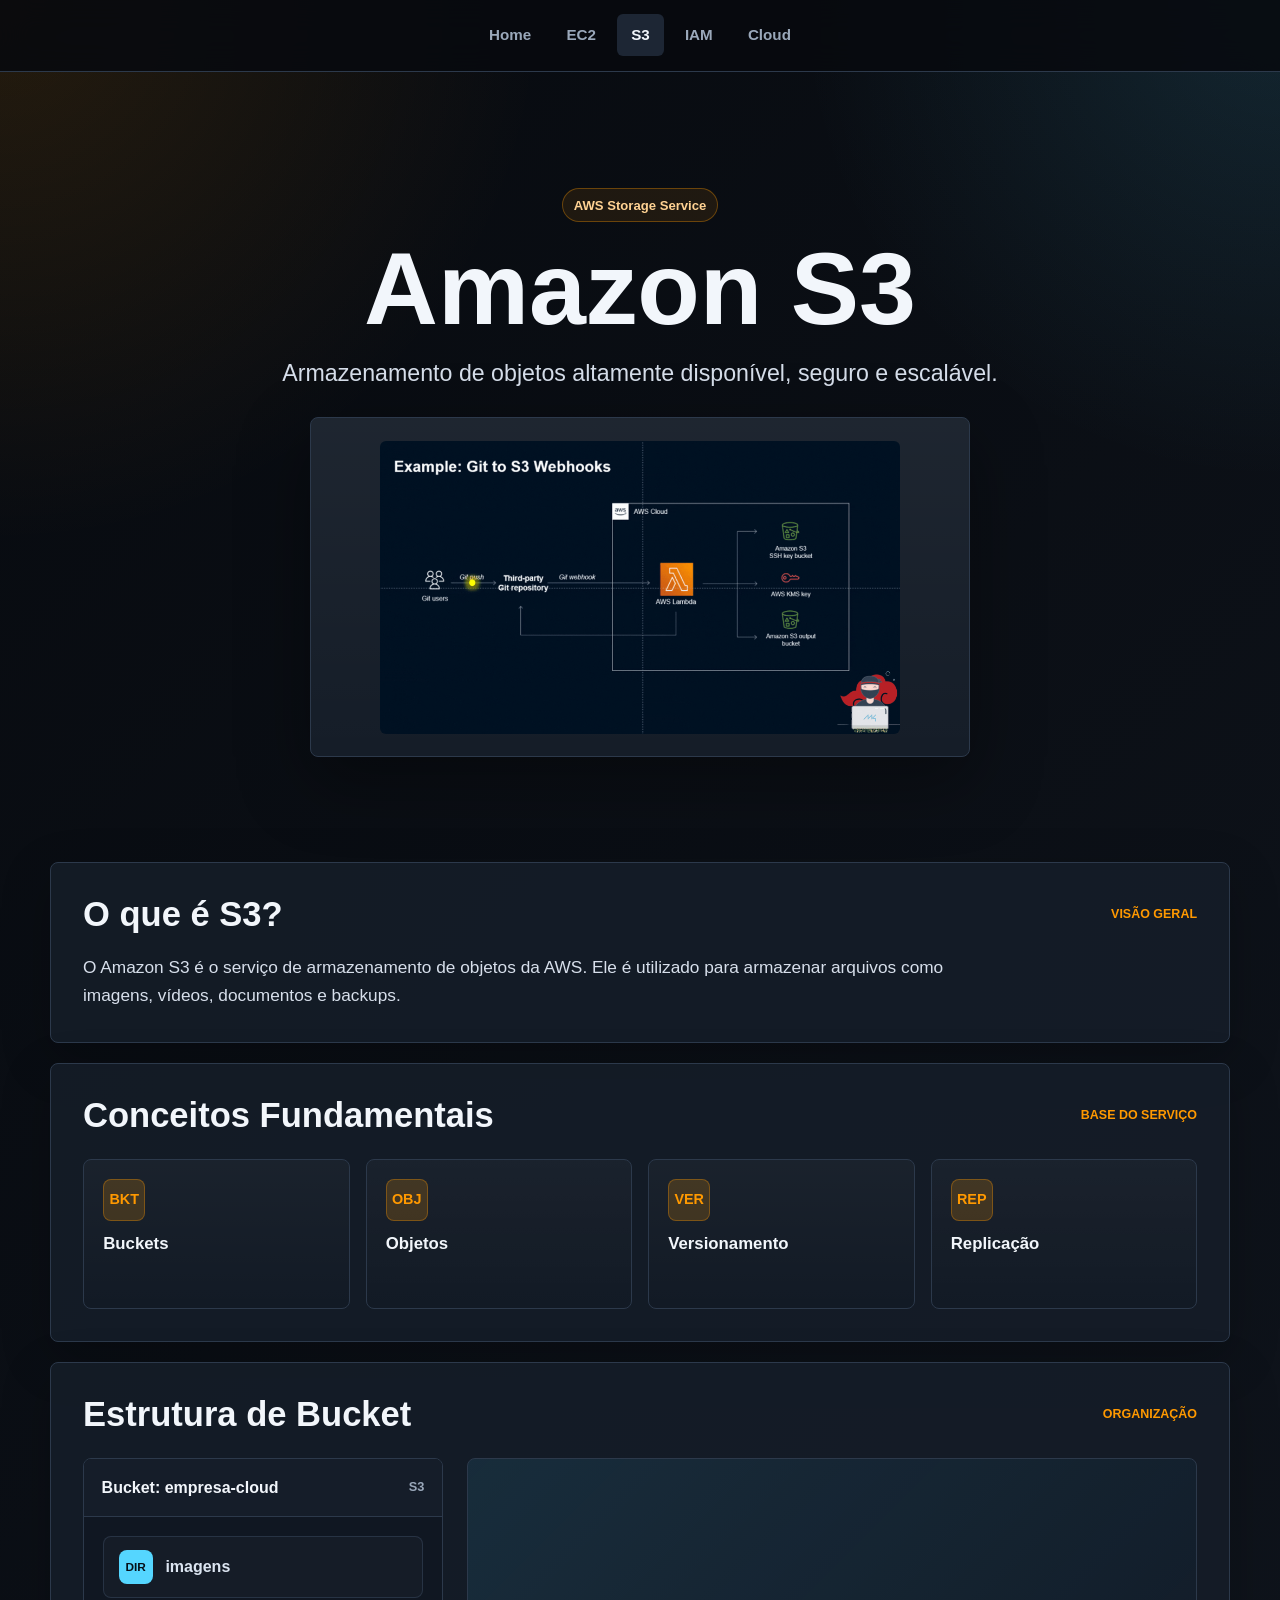
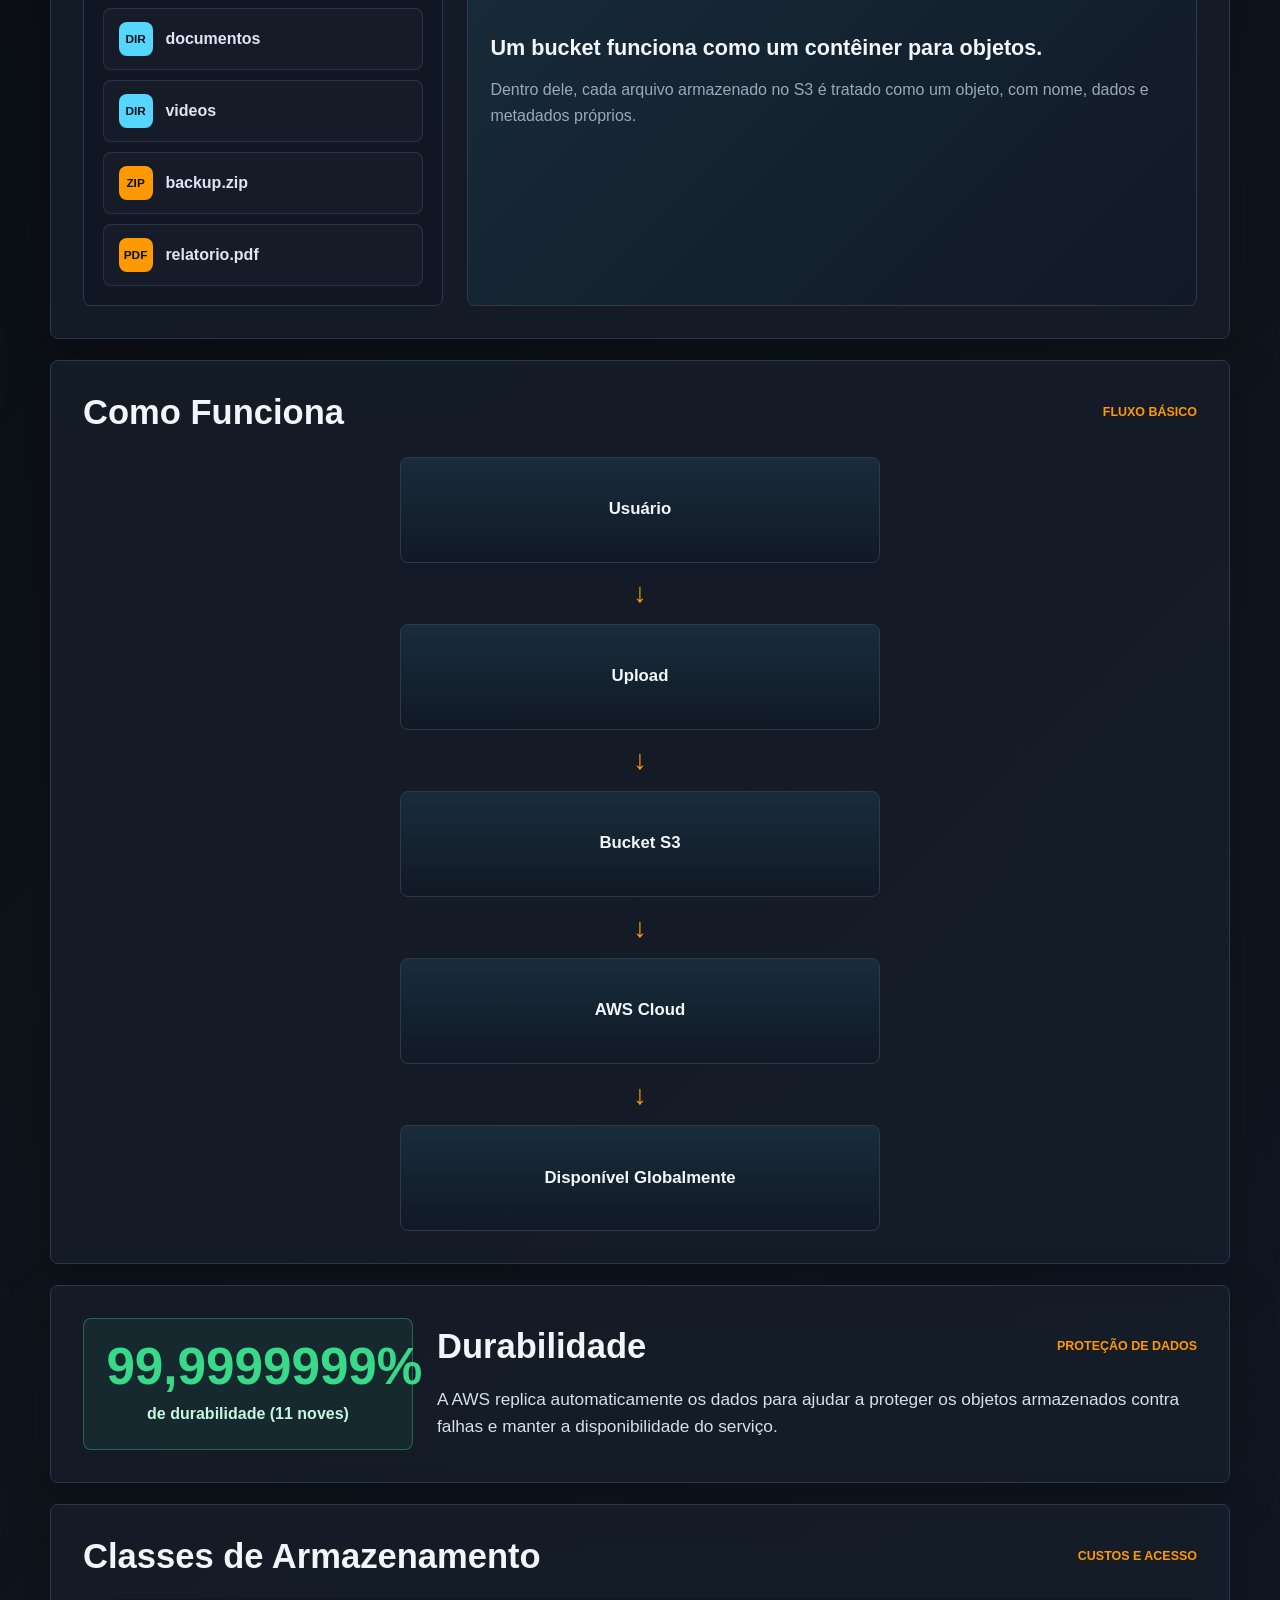
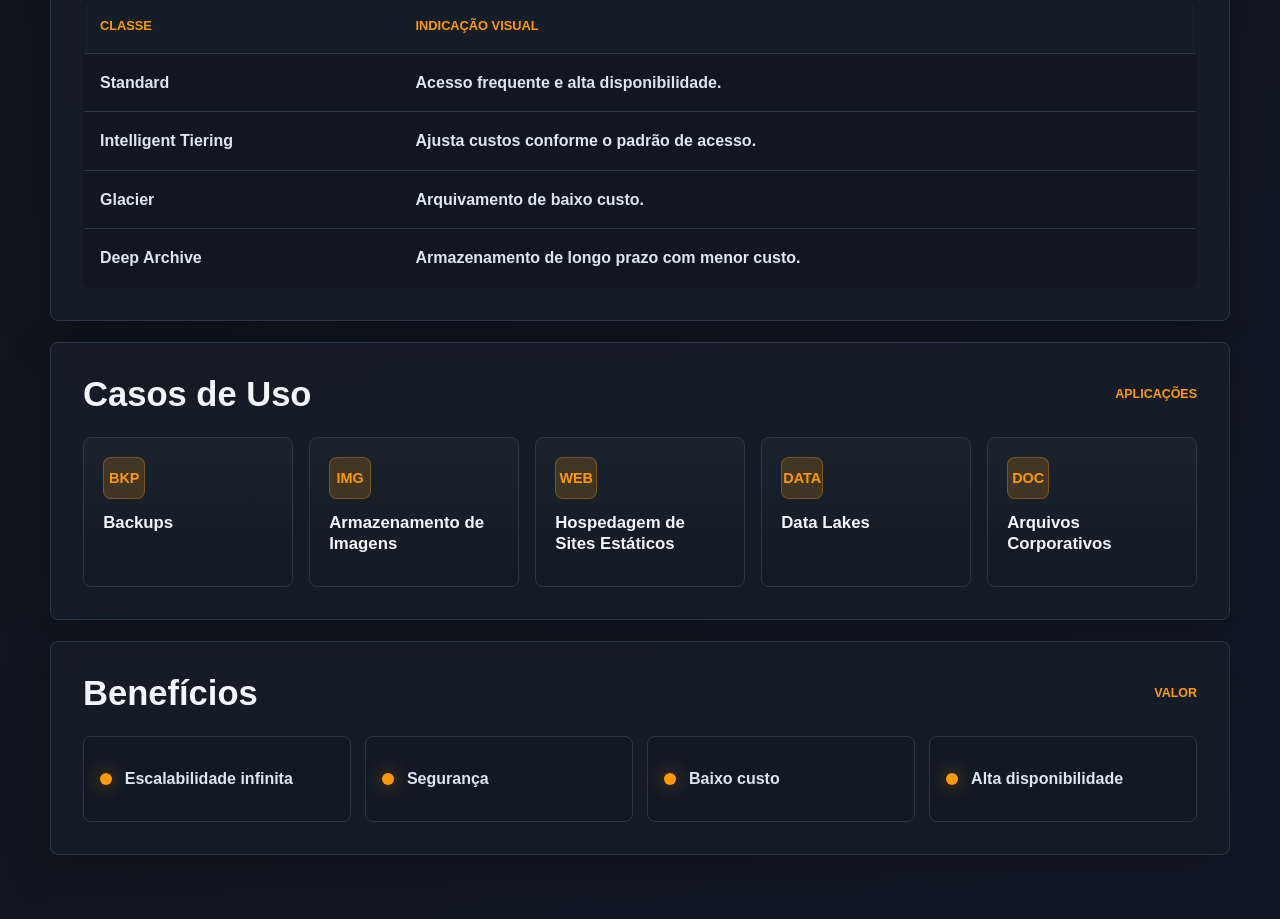
<file: s3.html>
<!DOCTYPE html>
<html lang="pt-BR">
<head>
  <meta charset="UTF-8">
  <meta name="viewport" content="width=device-width, initial-scale=1.0">
  <title>Amazon S3</title>
  <style>
    :root {
      --aws-orange: #ff9900;
      --aws-orange-soft: rgba(255, 153, 0, 0.18);
      --bg: #0f141c;
      --bg-deep: #070a0f;
      --panel: #151d28;
      --panel-soft: #1d2634;
      --line: #2c394b;
      --text: #f2f6fb;
      --muted: #9aa8ba;
      --green: #39d98a;
      --cyan: #55d6ff;
      --shadow: 0 24px 70px rgba(0, 0, 0, 0.36);
    }

    * {
      box-sizing: border-box;
      margin: 0;
      padding: 0;
    }

    body {
      min-height: 100vh;
      font-family: Arial, Helvetica, sans-serif;
      color: var(--text);
      background:
        radial-gradient(circle at top right, rgba(85, 214, 255, 0.12), transparent 30rem),
        radial-gradient(circle at top left, rgba(255, 153, 0, 0.12), transparent 34rem),
        linear-gradient(135deg, var(--bg-deep) 0%, var(--bg) 58%, #101827 100%);
      line-height: 1.6;
    }

    nav {
      position: sticky;
      top: 0;
      z-index: 10;
      display: flex;
      justify-content: center;
      gap: 0.4rem;
      padding: 0.9rem 1rem;
      background: rgba(7, 10, 15, 0.86);
      border-bottom: 1px solid var(--line);
      backdrop-filter: blur(16px);
    }

    nav a {
      color: var(--muted);
      text-decoration: none;
      font-size: 0.95rem;
      font-weight: 700;
      padding: 0.55rem 0.9rem;
      border-radius: 6px;
      transition: color 180ms ease, background 180ms ease;
    }

    nav a:hover,
    nav a.active {
      color: var(--text);
      background: var(--panel-soft);
    }

    .page {
      width: min(1180px, calc(100% - 2rem));
      margin: 0 auto;
      padding: 2rem 0 4rem;
    }

    .hero {
      min-height: 82vh;
      display: grid;
      place-items: center;
      padding: 2rem 0;
      text-align: center;
    }

    .hero-content {
      display: grid;
      justify-items: center;
      gap: 1.6rem;
    }

    .eyebrow {
      display: inline-flex;
      align-items: center;
      gap: 0.55rem;
      margin-bottom: 1.1rem;
      padding: 0.35rem 0.7rem;
      border: 1px solid rgba(255, 153, 0, 0.34);
      border-radius: 999px;
      color: #ffd293;
      background: rgba(255, 153, 0, 0.09);
      font-size: 0.82rem;
      font-weight: 700;
      letter-spacing: 0;
    }

    h1 {
      max-width: 820px;
      margin: 0 auto;
      font-size: clamp(3.2rem, 8vw, 6.4rem);
      line-height: 0.95;
      letter-spacing: 0;
    }

    .subtitle {
      max-width: 720px;
      margin: 1.1rem auto 0;
      color: #d6deea;
      font-size: clamp(1.1rem, 2vw, 1.45rem);
    }

    .hero-gif {
      display: grid;
      place-items: center;
      width: min(100%, 660px);
      min-height: 340px;
      padding: 1.2rem;
      border: 1px solid var(--line);
      border-radius: 8px;
      background:
        linear-gradient(180deg, rgba(255, 255, 255, 0.04), transparent),
        var(--panel);
      box-shadow: var(--shadow);
    }

    .hero-gif img {
      display: block;
      width: min(100%, 520px);
      height: auto;
      border-radius: 6px;
    }

    section {
      margin-top: 1.3rem;
      padding: 2rem;
      border: 1px solid var(--line);
      border-radius: 8px;
      background: rgba(21, 29, 40, 0.88);
      box-shadow: 0 16px 50px rgba(0, 0, 0, 0.22);
    }

    .section-header {
      display: flex;
      align-items: center;
      justify-content: space-between;
      gap: 1rem;
      margin-bottom: 1.2rem;
    }

    h2 {
      font-size: clamp(1.45rem, 2.7vw, 2.2rem);
      line-height: 1.15;
      letter-spacing: 0;
    }

    .tag {
      flex: 0 0 auto;
      color: var(--aws-orange);
      font-size: 0.78rem;
      font-weight: 800;
      text-transform: uppercase;
      letter-spacing: 0;
    }

    .lead {
      max-width: 920px;
      color: #d7dfeb;
      font-size: 1.08rem;
    }

    .grid {
      display: grid;
      grid-template-columns: repeat(4, minmax(0, 1fr));
      gap: 1rem;
      margin-top: 1.4rem;
    }

    .grid.use-cases {
      grid-template-columns: repeat(5, minmax(0, 1fr));
    }

    .card {
      min-height: 150px;
      padding: 1.2rem;
      border: 1px solid var(--line);
      border-radius: 8px;
      background:
        linear-gradient(180deg, rgba(255, 255, 255, 0.035), transparent),
        #121a25;
      transition: transform 180ms ease, border-color 180ms ease, background 180ms ease;
    }

    .card:hover {
      transform: translateY(-4px);
      border-color: rgba(255, 153, 0, 0.56);
      background: #172232;
    }

    .card-icon {
      width: 42px;
      height: 42px;
      display: grid;
      place-items: center;
      margin-bottom: 0.85rem;
      border: 1px solid rgba(255, 153, 0, 0.32);
      border-radius: 8px;
      color: var(--aws-orange);
      background: var(--aws-orange-soft);
      font-size: 0.9rem;
      font-weight: 900;
    }

    .card h3 {
      font-size: 1.05rem;
      line-height: 1.25;
      letter-spacing: 0;
    }

    .bucket-view {
      display: grid;
      grid-template-columns: minmax(0, 360px) 1fr;
      gap: 1.5rem;
      align-items: stretch;
      margin-top: 1.4rem;
    }

    .bucket-panel {
      overflow: hidden;
      border: 1px solid var(--line);
      border-radius: 8px;
      background: #101722;
    }

    .bucket-top {
      display: flex;
      align-items: center;
      justify-content: space-between;
      gap: 1rem;
      padding: 1rem 1.1rem;
      border-bottom: 1px solid var(--line);
      background: #151d29;
    }

    .bucket-name {
      color: var(--text);
      font-weight: 900;
    }

    .bucket-region {
      color: var(--muted);
      font-size: 0.8rem;
      font-weight: 800;
    }

    .file-tree {
      display: grid;
      gap: 0.65rem;
      padding: 1.2rem;
      list-style: none;
    }

    .file-tree li {
      display: flex;
      align-items: center;
      gap: 0.8rem;
      padding: 0.8rem 0.9rem;
      border: 1px solid rgba(44, 57, 75, 0.82);
      border-radius: 8px;
      background: rgba(255, 255, 255, 0.025);
      color: #dce5f1;
      font-weight: 800;
    }

    .tree-icon {
      width: 34px;
      height: 34px;
      display: grid;
      place-items: center;
      flex: 0 0 auto;
      border-radius: 8px;
      color: #061019;
      background: var(--cyan);
      font-size: 0.74rem;
      font-weight: 900;
    }

    .tree-icon.file {
      background: var(--aws-orange);
    }

    .bucket-info {
      display: grid;
      align-content: center;
      gap: 1rem;
      padding: 1.4rem;
      border: 1px solid var(--line);
      border-radius: 8px;
      background:
        linear-gradient(135deg, rgba(85, 214, 255, 0.1), transparent),
        #111925;
    }

    .bucket-info strong {
      display: block;
      color: var(--text);
      font-size: 1.35rem;
      line-height: 1.2;
    }

    .bucket-info p {
      color: var(--muted);
    }

    .flow {
      display: grid;
      grid-template-columns: minmax(0, 480px);
      justify-content: center;
      align-items: center;
      gap: 0.55rem;
      margin-top: 1.5rem;
    }

    .flow-step {
      min-height: 106px;
      display: grid;
      place-items: center;
      padding: 1rem;
      border: 1px solid var(--line);
      border-radius: 8px;
      background:
        linear-gradient(180deg, rgba(85, 214, 255, 0.1), transparent),
        #111925;
      text-align: center;
      font-size: 1.05rem;
      font-weight: 800;
    }

    .flow-arrow {
      color: var(--aws-orange);
      font-size: 1.7rem;
      text-align: center;
    }

    .durability {
      display: grid;
      grid-template-columns: minmax(0, 330px) 1fr;
      align-items: center;
      gap: 1.5rem;
    }

    .durability-number {
      padding: 1.4rem;
      border: 1px solid rgba(57, 217, 138, 0.34);
      border-radius: 8px;
      background: rgba(57, 217, 138, 0.08);
      text-align: center;
    }

    .durability-number strong {
      display: block;
      color: var(--green);
      font-size: clamp(2rem, 4vw, 3.2rem);
      line-height: 1;
      letter-spacing: 0;
    }

    .durability-number span {
      display: block;
      margin-top: 0.55rem;
      color: #c8f7df;
      font-size: 1rem;
      font-weight: 900;
    }

    table {
      width: 100%;
      margin-top: 1.4rem;
      overflow: hidden;
      border-collapse: collapse;
      border: 1px solid var(--line);
      border-radius: 8px;
      background: #101722;
    }

    th,
    td {
      padding: 1rem;
      border-bottom: 1px solid var(--line);
      text-align: left;
    }

    th {
      color: var(--aws-orange);
      background: #151d29;
      font-size: 0.8rem;
      text-transform: uppercase;
      letter-spacing: 0;
    }

    td {
      color: #dce5f1;
      font-weight: 700;
    }

    tr:last-child td {
      border-bottom: none;
    }

    .benefits {
      display: grid;
      grid-template-columns: repeat(4, 1fr);
      gap: 0.9rem;
      margin-top: 1.4rem;
    }

    .benefit {
      min-height: 86px;
      display: flex;
      align-items: center;
      gap: 0.8rem;
      padding: 1rem;
      border: 1px solid var(--line);
      border-radius: 8px;
      background: #111925;
      color: #dce5f1;
      font-weight: 800;
    }

    .benefit::before {
      content: "";
      width: 12px;
      height: 12px;
      flex: 0 0 auto;
      border-radius: 999px;
      background: var(--aws-orange);
      box-shadow: 0 0 18px rgba(255, 153, 0, 0.5);
    }

    @media (max-width: 900px) {
      .hero {
        min-height: auto;
      }

      .grid,
      .grid.use-cases,
      .benefits {
        grid-template-columns: repeat(2, minmax(0, 1fr));
      }

      .bucket-view,
      .durability {
        grid-template-columns: 1fr;
      }

      .flow {
        grid-template-columns: 1fr;
      }
    }

    @media (max-width: 560px) {
      nav {
        justify-content: flex-start;
        overflow-x: auto;
      }

      .page {
        width: min(100% - 1rem, 1180px);
        padding-top: 1rem;
      }

      section,
      .hero-gif {
        padding: 1rem;
      }

      .grid,
      .grid.use-cases,
      .benefits {
        grid-template-columns: 1fr;
      }

      .section-header {
        align-items: flex-start;
        flex-direction: column;
      }

      .card {
        min-height: auto;
      }

      th,
      td {
        padding: 0.85rem;
      }
    }
  </style>
</head>
<body>
  <nav aria-label="Navegação principal">
    <a href="index.html">Home</a>
    <a href="ec2.html">EC2</a>
    <a class="active" href="s3.html">S3</a>
    <a href="iam.html">IAM</a>
    <a href="cloud.html">Cloud</a>
  </nav>

  <main class="page">
    <header class="hero">
      <div class="hero-content">
        <div>
          <p class="eyebrow">AWS Storage Service</p>
          <h1>Amazon S3</h1>
          <p class="subtitle">Armazenamento de objetos altamente disponível, seguro e escalável.</p>
        </div>

        <div class="hero-gif" aria-label="Animação sobre Amazon S3">
          <img src="aws_s3_gif.gif" alt="GIF educacional sobre o Amazon S3">
        </div>
      </div>
    </header>

    <section aria-labelledby="o-que-e">
      <div class="section-header">
        <h2 id="o-que-e">O que é S3?</h2>
        <span class="tag">Visão geral</span>
      </div>
      <p class="lead">
        O Amazon S3 é o serviço de armazenamento de objetos da AWS. Ele é utilizado
        para armazenar arquivos como imagens, vídeos, documentos e backups.
      </p>
    </section>

    <section aria-labelledby="conceitos">
      <div class="section-header">
        <h2 id="conceitos">Conceitos Fundamentais</h2>
        <span class="tag">Base do serviço</span>
      </div>
      <div class="grid">
        <article class="card">
          <div class="card-icon">BKT</div>
          <h3>Buckets</h3>
        </article>
        <article class="card">
          <div class="card-icon">OBJ</div>
          <h3>Objetos</h3>
        </article>
        <article class="card">
          <div class="card-icon">VER</div>
          <h3>Versionamento</h3>
        </article>
        <article class="card">
          <div class="card-icon">REP</div>
          <h3>Replicação</h3>
        </article>
      </div>
    </section>

    <section aria-labelledby="estrutura">
      <div class="section-header">
        <h2 id="estrutura">Estrutura de Bucket</h2>
        <span class="tag">Organização</span>
      </div>
      <div class="bucket-view">
        <div class="bucket-panel">
          <div class="bucket-top">
            <span class="bucket-name">Bucket: empresa-cloud</span>
            <span class="bucket-region">S3</span>
          </div>
          <ul class="file-tree" aria-label="Arquivos e pastas do bucket empresa-cloud">
            <li><span class="tree-icon">DIR</span> imagens</li>
            <li><span class="tree-icon">DIR</span> documentos</li>
            <li><span class="tree-icon">DIR</span> videos</li>
            <li><span class="tree-icon file">ZIP</span> backup.zip</li>
            <li><span class="tree-icon file">PDF</span> relatorio.pdf</li>
          </ul>
        </div>

        <div class="bucket-info">
          <strong>Um bucket funciona como um contêiner para objetos.</strong>
          <p>
            Dentro dele, cada arquivo armazenado no S3 é tratado como um objeto,
            com nome, dados e metadados próprios.
          </p>
        </div>
      </div>
    </section>

    <section aria-labelledby="como-funciona">
      <div class="section-header">
        <h2 id="como-funciona">Como Funciona</h2>
        <span class="tag">Fluxo básico</span>
      </div>
      <div class="flow" aria-label="Fluxograma do funcionamento do S3">
        <div class="flow-step">Usuário</div>
        <div class="flow-arrow">↓</div>
        <div class="flow-step">Upload</div>
        <div class="flow-arrow">↓</div>
        <div class="flow-step">Bucket S3</div>
        <div class="flow-arrow">↓</div>
        <div class="flow-step">AWS Cloud</div>
        <div class="flow-arrow">↓</div>
        <div class="flow-step">Disponível Globalmente</div>
      </div>
    </section>

    <section aria-labelledby="durabilidade">
      <div class="durability">
        <div class="durability-number">
          <strong>99,9999999%</strong>
          <span>de durabilidade (11 noves)</span>
        </div>
        <div>
          <div class="section-header">
            <h2 id="durabilidade">Durabilidade</h2>
            <span class="tag">Proteção de dados</span>
          </div>
          <p class="lead">
            A AWS replica automaticamente os dados para ajudar a proteger os objetos
            armazenados contra falhas e manter a disponibilidade do serviço.
          </p>
        </div>
      </div>
    </section>

    <section aria-labelledby="classes">
      <div class="section-header">
        <h2 id="classes">Classes de Armazenamento</h2>
        <span class="tag">Custos e acesso</span>
      </div>
      <table aria-label="Classes de armazenamento do Amazon S3">
        <thead>
          <tr>
            <th>Classe</th>
            <th>Indicação visual</th>
          </tr>
        </thead>
        <tbody>
          <tr>
            <td>Standard</td>
            <td>Acesso frequente e alta disponibilidade.</td>
          </tr>
          <tr>
            <td>Intelligent Tiering</td>
            <td>Ajusta custos conforme o padrão de acesso.</td>
          </tr>
          <tr>
            <td>Glacier</td>
            <td>Arquivamento de baixo custo.</td>
          </tr>
          <tr>
            <td>Deep Archive</td>
            <td>Armazenamento de longo prazo com menor custo.</td>
          </tr>
        </tbody>
      </table>
    </section>

    <section aria-labelledby="casos-de-uso">
      <div class="section-header">
        <h2 id="casos-de-uso">Casos de Uso</h2>
        <span class="tag">Aplicações</span>
      </div>
      <div class="grid use-cases">
        <article class="card">
          <div class="card-icon">BKP</div>
          <h3>Backups</h3>
        </article>
        <article class="card">
          <div class="card-icon">IMG</div>
          <h3>Armazenamento de Imagens</h3>
        </article>
        <article class="card">
          <div class="card-icon">WEB</div>
          <h3>Hospedagem de Sites Estáticos</h3>
        </article>
        <article class="card">
          <div class="card-icon">DATA</div>
          <h3>Data Lakes</h3>
        </article>
        <article class="card">
          <div class="card-icon">DOC</div>
          <h3>Arquivos Corporativos</h3>
        </article>
      </div>
    </section>

    <section aria-labelledby="beneficios">
      <div class="section-header">
        <h2 id="beneficios">Benefícios</h2>
        <span class="tag">Valor</span>
      </div>
      <div class="benefits">
        <div class="benefit">Escalabilidade infinita</div>
        <div class="benefit">Segurança</div>
        <div class="benefit">Baixo custo</div>
        <div class="benefit">Alta disponibilidade</div>
      </div>
    </section>
  </main>
</body>
</html>
</file>
